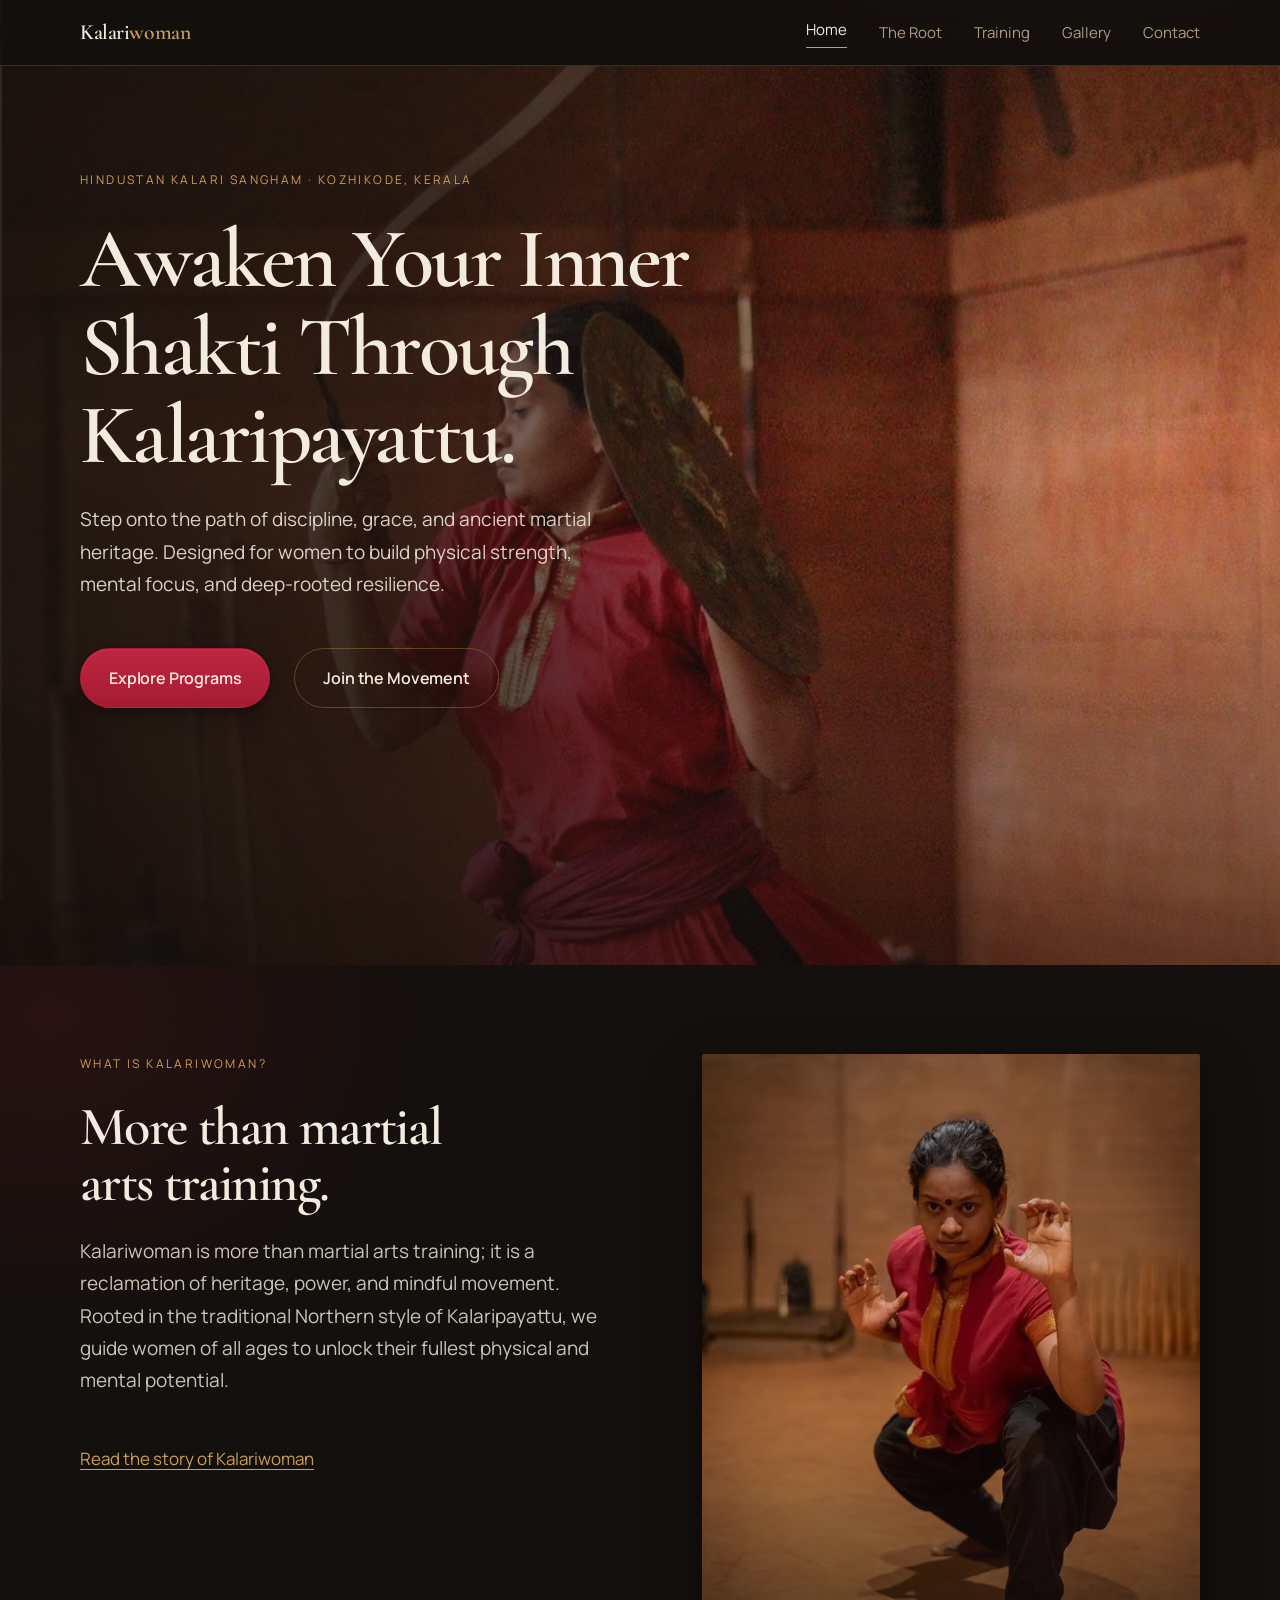
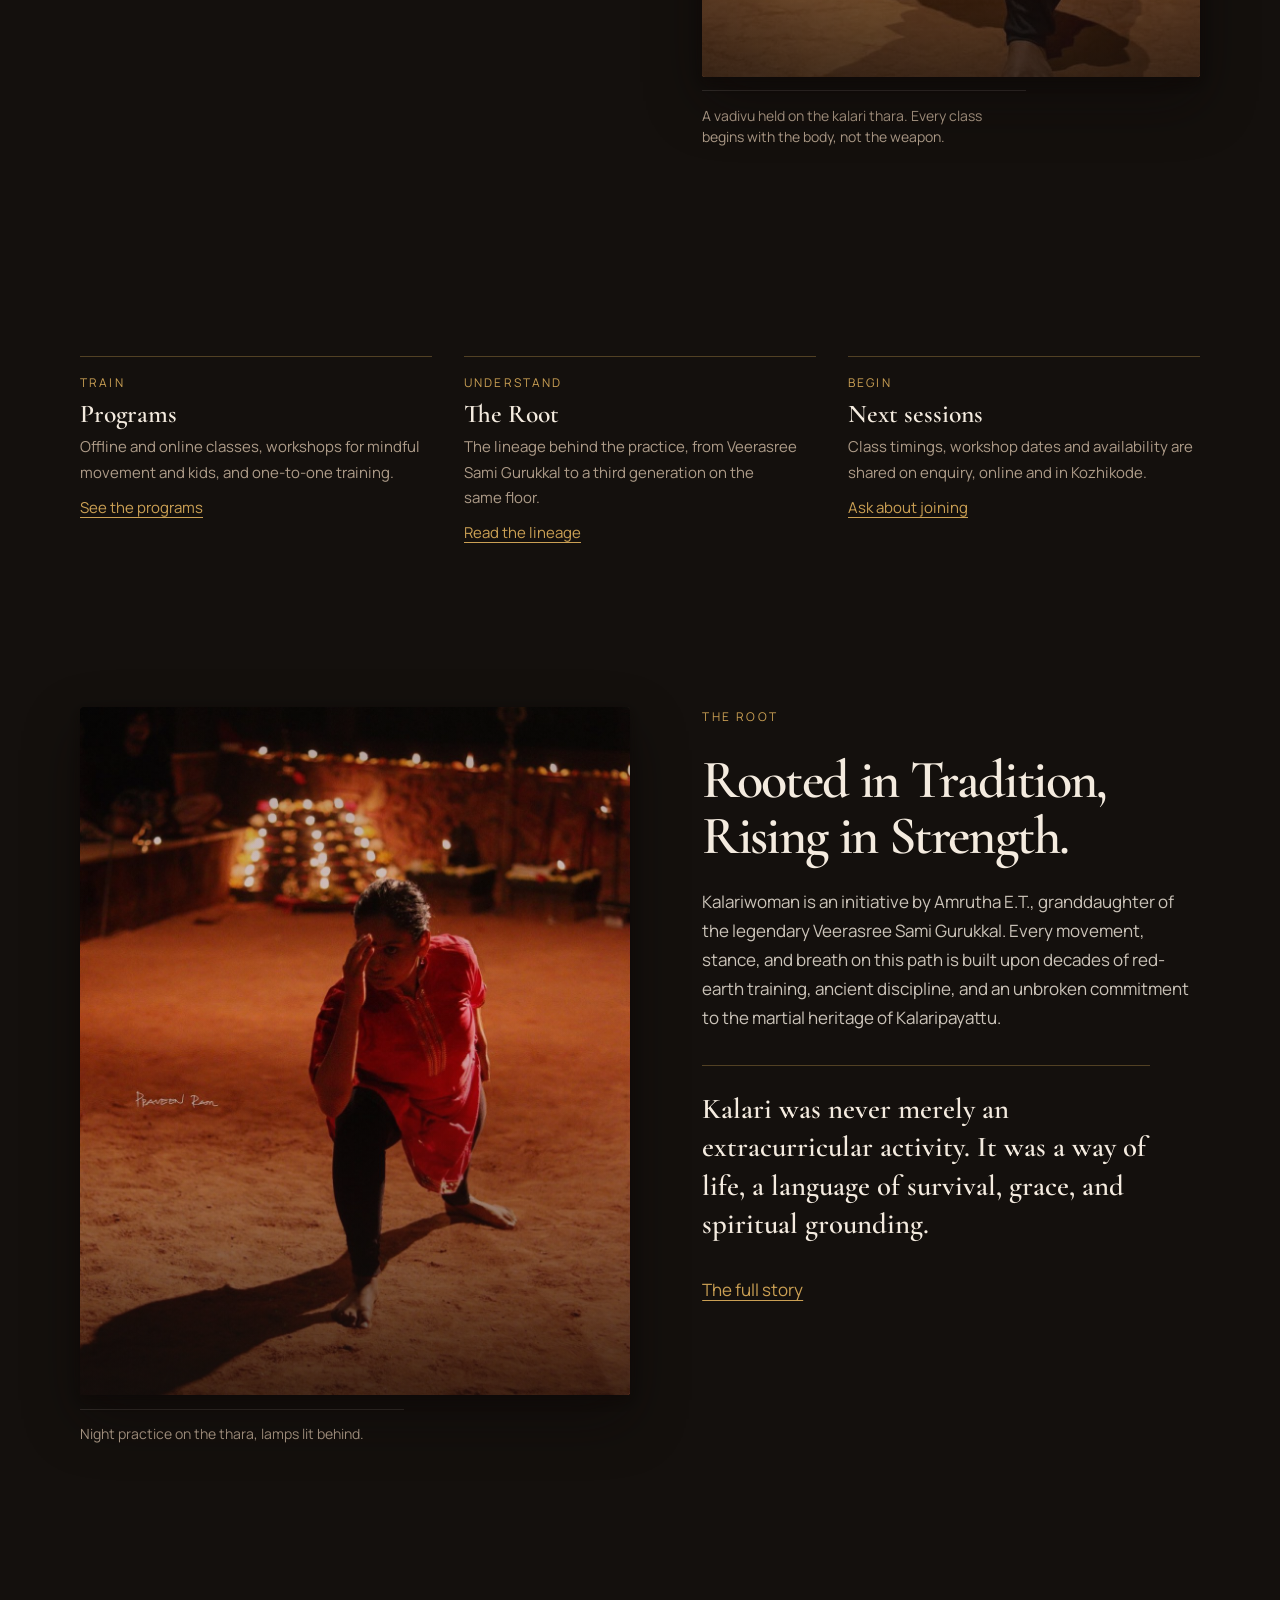
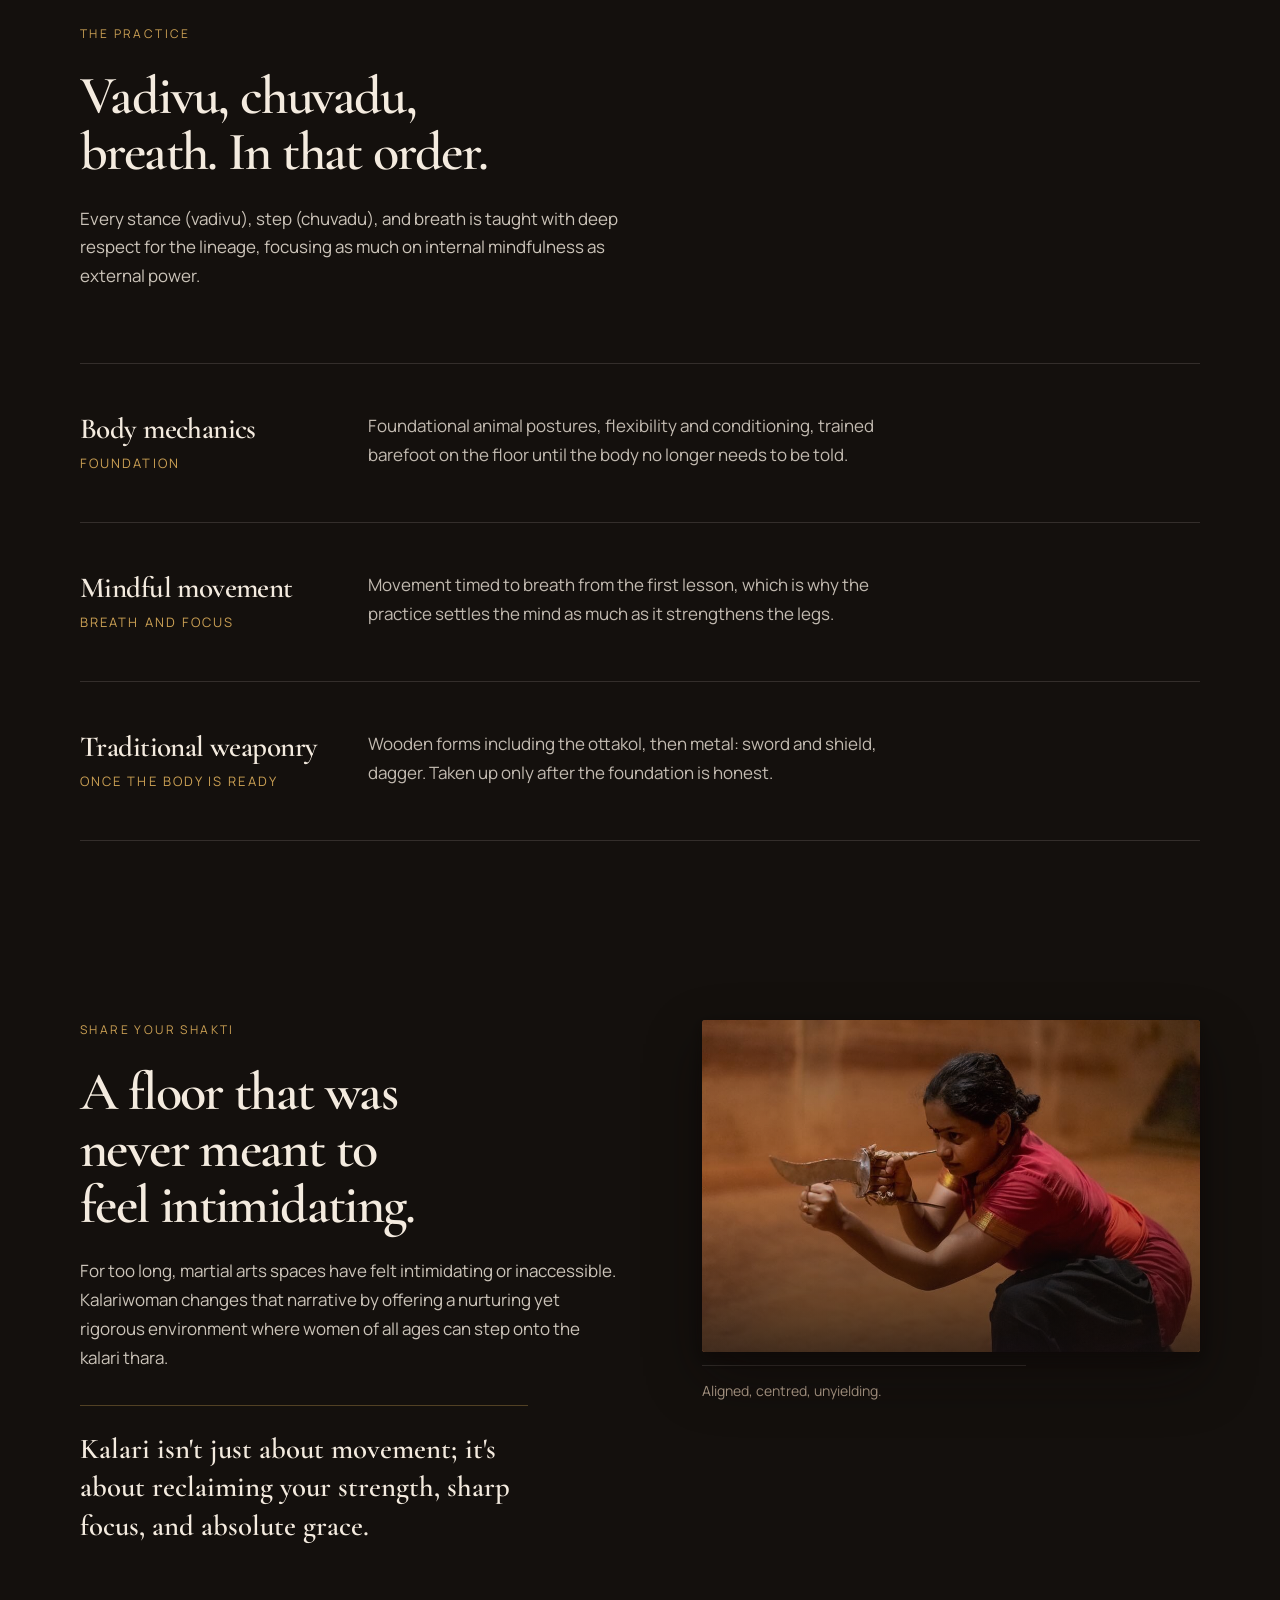
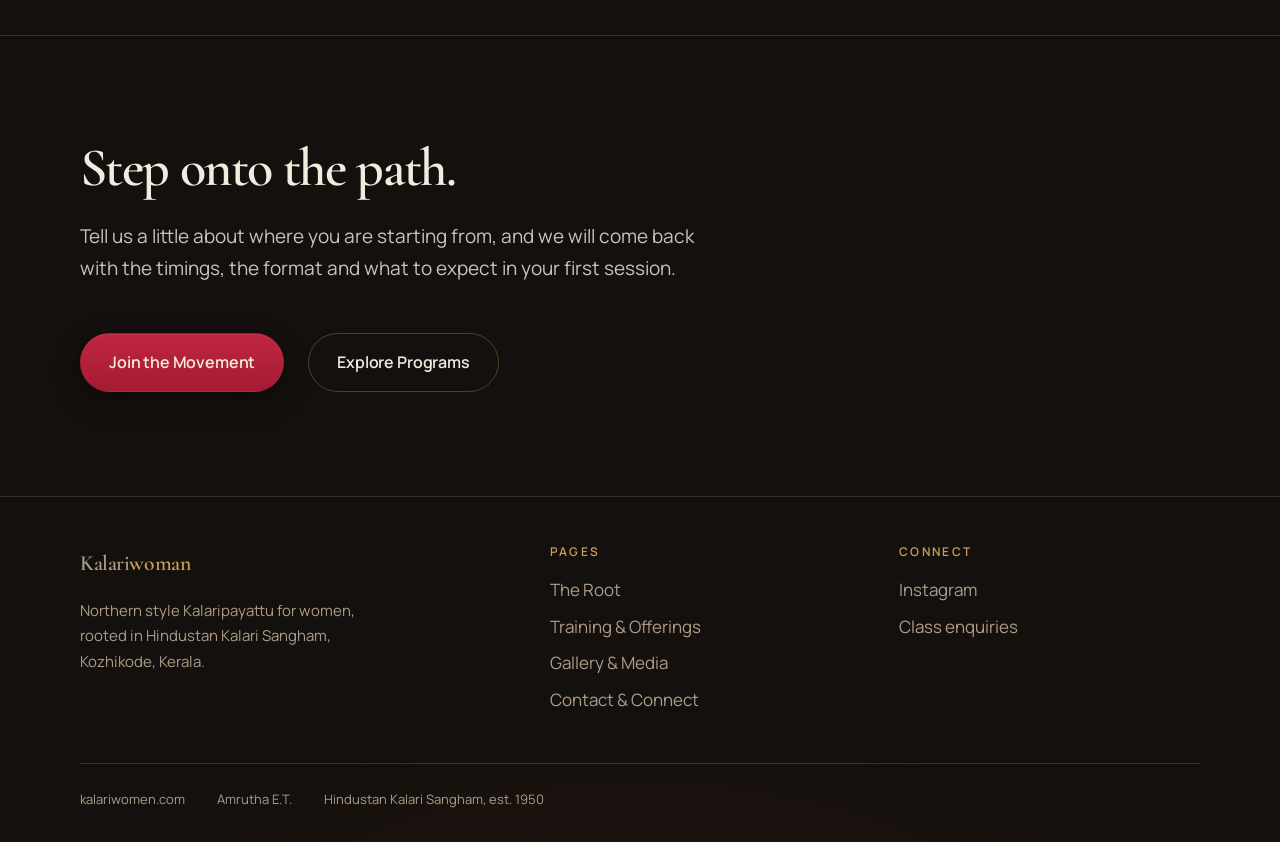
<file: index.html>
<!doctype html>
<html lang="en">
<head>
<meta charset="utf-8">
<meta name="viewport" content="width=device-width, initial-scale=1, viewport-fit=cover">
<title>Kalariwoman — Kalaripayattu training for women, with Amrutha E.T.</title>
<meta name="description" content="Kalariwoman guides women through the Northern style of Kalaripayattu. Rooted in Hindustan Kalari Sangham, Kozhikode, established 1950. Online and offline training with Amrutha E.T.">
<link rel="icon" href="data:image/svg+xml,<svg xmlns='http://www.w3.org/2000/svg' viewBox='0 0 32 32'><rect width='32' height='32' rx='8' fill='%2314100D'/><path d='M16 5.5c3.8 3.6 6.3 7 6.3 10.6a6.3 6.3 0 0 1-12.6 0C9.7 12.5 12.2 9.1 16 5.5z' fill='%23A41B33'/><path d='M16 12c1.7 1.7 2.8 3.2 2.8 4.8a2.8 2.8 0 0 1-5.6 0c0-1.6 1.1-3.1 2.8-4.8z' fill='%23CBA054'/></svg>">
<link rel="preconnect" href="https://fonts.googleapis.com">
<link rel="preconnect" href="https://fonts.gstatic.com" crossorigin>
<link href="https://fonts.googleapis.com/css2?family=Cormorant+Garamond:wght@500;600;700&family=Manrope:wght@400;500;600&display=swap" rel="stylesheet">
<link rel="stylesheet" href="assets/site.css">
<script>document.documentElement.className += " js";</script>
</head>
<body>

<div class="grain" aria-hidden="true"></div>
<div class="thread" aria-hidden="true"><div class="thread__fill"></div></div>
<a class="skip" href="#main">Skip to content</a>

<header class="bar">
  <div class="wrap bar__in">
    <a class="mark" href="index.html">Kalari<b>woman</b></a>
    <nav class="menu" aria-label="Main">
      <a href="index.html" aria-current="page">Home</a>
      <a href="about.html">The Root</a>
      <a href="programs.html">Training</a>
      <a href="gallery.html" class="menu__hide">Gallery</a>
      <a href="contact.html">Contact</a>
    </nav>
  </div>
</header>

<main id="main">

  <!-- ——— hero ——— -->
  <section class="hero">
    <div class="hero__bg shot" aria-hidden="true" style="--pos:44% 20%">
      <img src="images/post-2-hq.jpg" width="1052" height="1315" alt="" fetchpriority="high">
    </div>
    <div class="wrap hero__in">
      <p class="label" data-reveal>Hindustan Kalari Sangham · Kozhikode, Kerala</p>
      <h1 class="h-xl" data-reveal style="--d:80ms">Awaken Your Inner Shakti Through Kalaripayattu.</h1>
      <p class="hero__sub" data-reveal style="--d:160ms">
        Step onto the path of discipline, grace, and ancient martial heritage. Designed for
        women to build physical strength, mental focus, and deep-rooted resilience.
      </p>
      <div class="btnrow hero__cta" data-reveal style="--d:240ms">
        <a class="btn" href="programs.html">Explore Programs</a>
        <a class="btn btn--ghost" href="contact.html">Join the Movement</a>
      </div>
      <p class="hero__meta" data-reveal style="--d:320ms">
        <span>Northern style Kalaripayattu</span>
        <span>Third-generation lineage</span>
        <span>Online and offline training</span>
      </p>
    </div>
  </section>

  <!-- ——— what is kalariwoman ——— -->
  <section class="section">
    <div class="wrap grid2">
      <div>
        <p class="label" data-reveal>What is Kalariwoman?</p>
        <h2 class="h-lg" data-reveal style="--d:80ms">More than martial arts training.</h2>
        <p class="lede lede--lg" data-reveal style="--d:160ms; margin-top:var(--s3)">
          Kalariwoman is more than martial arts training; it is a reclamation of heritage,
          power, and mindful movement. Rooted in the traditional Northern style of
          Kalaripayattu, we guide women of all ages to unlock their fullest physical and
          mental potential.
        </p>
        <div class="btnrow" data-reveal style="--d:240ms; margin-top:var(--s5)">
          <a class="link" href="about.html">Read the story of Kalariwoman</a>
        </div>
      </div>

      <figure data-reveal style="--d:120ms">
        <div class="shot elevated" style="aspect-ratio:799/999">
          <img src="images/post-4-hq.jpg" width="799" height="999" loading="lazy"
               alt="Amrutha E.T. low in a ready stance on the kalari floor, hands raised, eyes forward.">
        </div>
        <figcaption>A vadivu held on the kalari thara. Every class begins with the body, not the weapon.</figcaption>
      </figure>
    </div>
  </section>

  <!-- ——— three ways in ——— -->
  <section class="section section--tight">
    <div class="wrap">
      <div class="facts">
        <div class="fact" data-reveal>
          <dt>Train</dt>
          <dd>Programs</dd>
          <p>Offline and online classes, workshops for mindful movement and kids, and one-to-one training.</p>
          <p style="margin-top:.6rem"><a class="link" href="programs.html">See the programs</a></p>
        </div>
        <div class="fact" data-reveal style="--d:90ms">
          <dt>Understand</dt>
          <dd>The Root</dd>
          <p>The lineage behind the practice, from Veerasree Sami Gurukkal to a third generation on the same floor.</p>
          <p style="margin-top:.6rem"><a class="link" href="about.html">Read the lineage</a></p>
        </div>
        <div class="fact" data-reveal style="--d:180ms">
          <dt>Begin</dt>
          <dd>Next sessions</dd>
          <p>Class timings, workshop dates and availability are shared on enquiry, online and in Kozhikode.</p>
          <p style="margin-top:.6rem"><a class="link" href="contact.html">Ask about joining</a></p>
        </div>
      </div>
    </div>
  </section>

  <!-- ——— lineage teaser ——— -->
  <section class="section">
    <div class="wrap grid2 grid2--flip">
      <div>
        <p class="label" data-reveal>The Root</p>
        <h2 class="h-lg" data-reveal style="--d:80ms">Rooted in Tradition, Rising in Strength.</h2>
        <p class="lede" data-reveal style="--d:160ms; margin-top:var(--s3)">
          Kalariwoman is an initiative by Amrutha E.T., granddaughter of the legendary
          Veerasree Sami Gurukkal. Every movement, stance, and breath on this path is built
          upon decades of red-earth training, ancient discipline, and an unbroken commitment
          to the martial heritage of Kalaripayattu.
        </p>
        <blockquote class="pull" data-reveal style="--d:220ms">
          Kalari was never merely an extracurricular activity. It was a way of life, a
          language of survival, grace, and spiritual grounding.
        </blockquote>
        <p data-reveal style="--d:280ms; margin-top:var(--s4)">
          <a class="link" href="about.html">The full story</a>
        </p>
      </div>

      <figure data-reveal style="--d:120ms">
        <div class="shot elevated" style="aspect-ratio:1122/1403">
          <img src="images/post-6-hq.jpg" width="1122" height="1403" loading="lazy"
               alt="Amrutha E.T. in a night ritual on the red-earth kalari floor, hand raised to her forehead, oil lamps lit behind her.">
        </div>
        <figcaption>Night practice on the thara, lamps lit behind.</figcaption>
      </figure>
    </div>
  </section>

  <!-- ——— what the practice builds ——— -->
  <section class="section">
    <div class="wrap">
      <p class="label" data-reveal>The practice</p>
      <h2 class="h-lg" data-reveal style="--d:80ms; max-width:20ch">Vadivu, chuvadu, breath. In that order.</h2>
      <p class="lede" data-reveal style="--d:160ms; margin-top:var(--s3)">
        Every stance (vadivu), step (chuvadu), and breath is taught with deep respect for the
        lineage, focusing as much on internal mindfulness as external power.
      </p>

      <div class="progs">
        <div class="prog" data-reveal>
          <div>
            <h3 class="prog__name serif">Body mechanics</h3>
            <p class="prog__mode">Foundation</p>
          </div>
          <div class="prog__body">
            <p>Foundational animal postures, flexibility and conditioning, trained barefoot on the floor until the body no longer needs to be told.</p>
          </div>
        </div>
        <div class="prog" data-reveal style="--d:90ms">
          <div>
            <h3 class="prog__name serif">Mindful movement</h3>
            <p class="prog__mode">Breath and focus</p>
          </div>
          <div class="prog__body">
            <p>Movement timed to breath from the first lesson, which is why the practice settles the mind as much as it strengthens the legs.</p>
          </div>
        </div>
        <div class="prog" data-reveal style="--d:180ms">
          <div>
            <h3 class="prog__name serif">Traditional weaponry</h3>
            <p class="prog__mode">Once the body is ready</p>
          </div>
          <div class="prog__body">
            <p>Wooden forms including the ottakol, then metal: sword and shield, dagger. Taken up only after the foundation is honest.</p>
          </div>
        </div>
      </div>
    </div>
  </section>

  <!-- ——— for women ——— -->
  <section class="section">
    <div class="wrap grid2">
      <div>
        <p class="label" data-reveal>Share Your Shakti</p>
        <h2 class="h-lg" data-reveal style="--d:80ms; max-width:18ch">A floor that was never meant to feel intimidating.</h2>
        <p class="lede" data-reveal style="--d:160ms; margin-top:var(--s3)">
          For too long, martial arts spaces have felt intimidating or inaccessible.
          Kalariwoman changes that narrative by offering a nurturing yet rigorous environment
          where women of all ages can step onto the kalari thara.
        </p>
        <blockquote class="pull" data-reveal style="--d:220ms">
          Kalari isn't just about movement; it's about reclaiming your strength, sharp focus,
          and absolute grace.
        </blockquote>
      </div>
      <figure data-reveal style="--d:120ms">
        <div class="shot elevated" style="aspect-ratio:959/639">
          <img src="images/post-3-hq.jpg" width="959" height="639" loading="lazy"
               alt="Amrutha E.T. holding a dagger at close guard, completely still.">
        </div>
        <figcaption>Aligned, centred, unyielding.</figcaption>
      </figure>
    </div>
  </section>

  <!-- ——— cta band ——— -->
  <section class="band">
    <div class="wrap band__in">
      <h2 class="h-lg" data-reveal>Step onto the path.</h2>
      <p class="lede lede--lg" data-reveal style="--d:80ms; margin-top:var(--s3)">
        Tell us a little about where you are starting from, and we will come back with the
        timings, the format and what to expect in your first session.
      </p>
      <div class="btnrow" data-reveal style="--d:160ms; margin-top:var(--s5)">
        <a class="btn" href="contact.html">Join the Movement</a>
        <a class="btn btn--ghost" href="programs.html">Explore Programs</a>
      </div>
    </div>
  </section>

</main>

<footer class="foot">
  <div class="wrap">
    <div class="foot__grid">
      <div>
        <a class="mark" href="index.html">Kalari<b>woman</b></a>
        <p class="muted" style="margin-top:var(--s2); max-width:34ch; font-size:.9375rem">
          Northern style Kalaripayattu for women, rooted in Hindustan Kalari Sangham,
          Kozhikode, Kerala.
        </p>
      </div>
      <div>
        <h4>Pages</h4>
        <ul>
          <li><a href="about.html">The Root</a></li>
          <li><a href="programs.html">Training &amp; Offerings</a></li>
          <li><a href="gallery.html">Gallery &amp; Media</a></li>
          <li><a href="contact.html">Contact &amp; Connect</a></li>
        </ul>
      </div>
      <div>
        <h4>Connect</h4>
        <ul>
          <li><a href="https://www.instagram.com/kalariwoman_amruthaet_revathi/" target="_blank" rel="noopener">Instagram</a></li>
          <li><a href="contact.html">Class enquiries</a></li>
        </ul>
      </div>
    </div>
    <div class="foot__base">
      <span>kalariwomen.com</span>
      <span>Amrutha E.T.</span>
      <span>Hindustan Kalari Sangham, est. 1950</span>
    </div>
  </div>
</footer>

<script src="assets/site.js"></script>
</body>
</html>
</file>
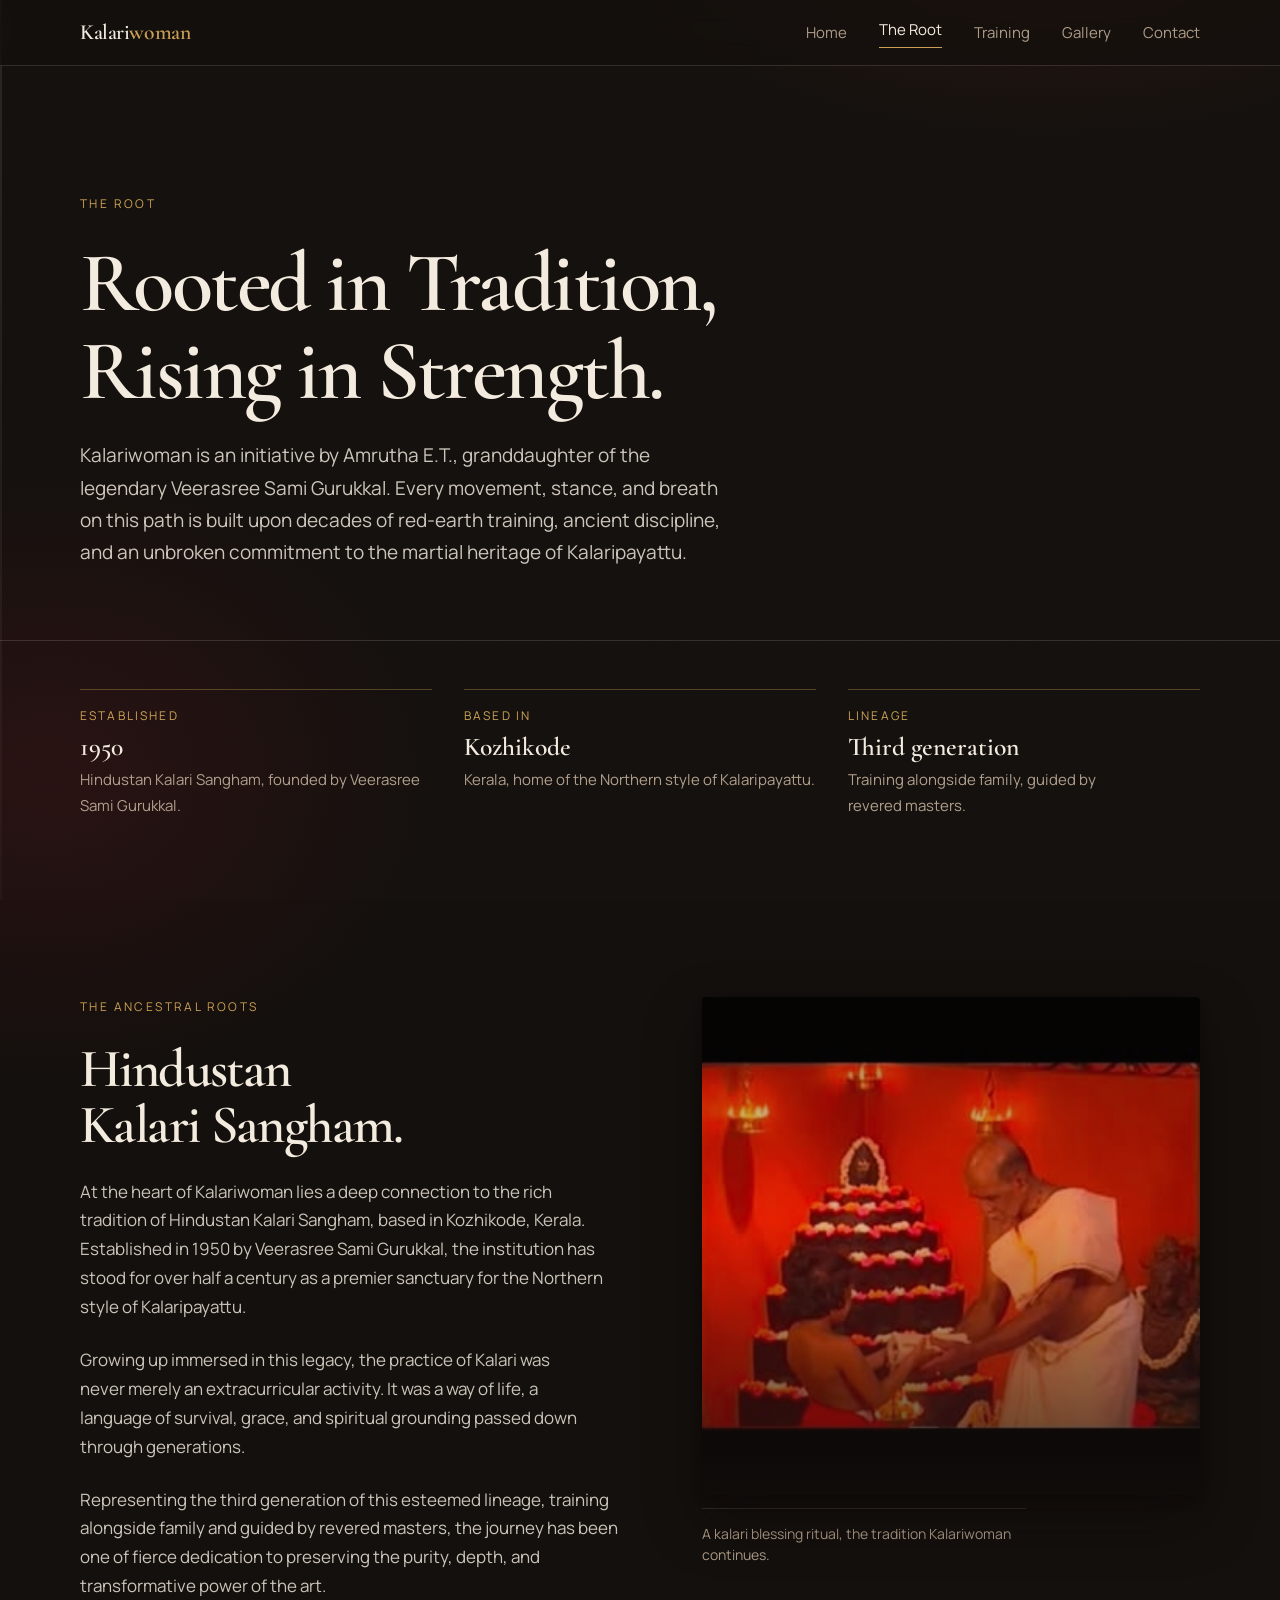
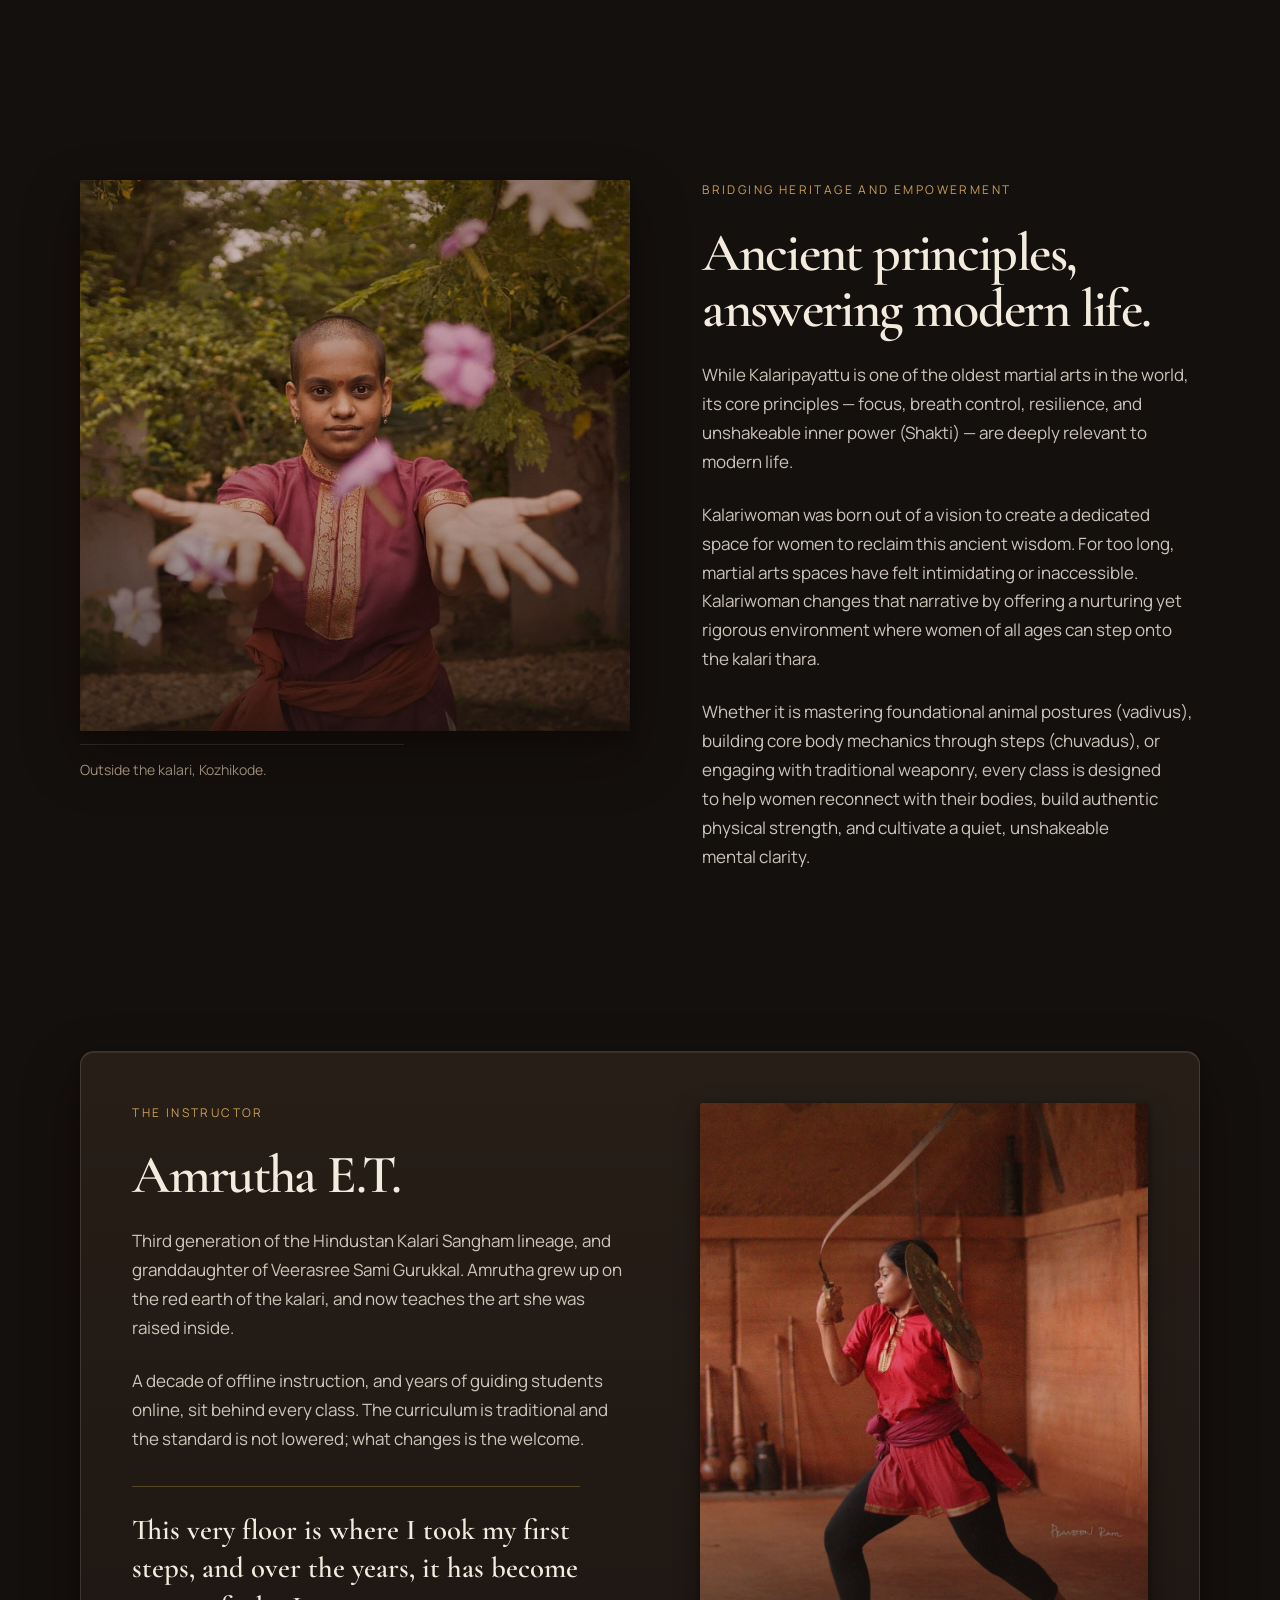
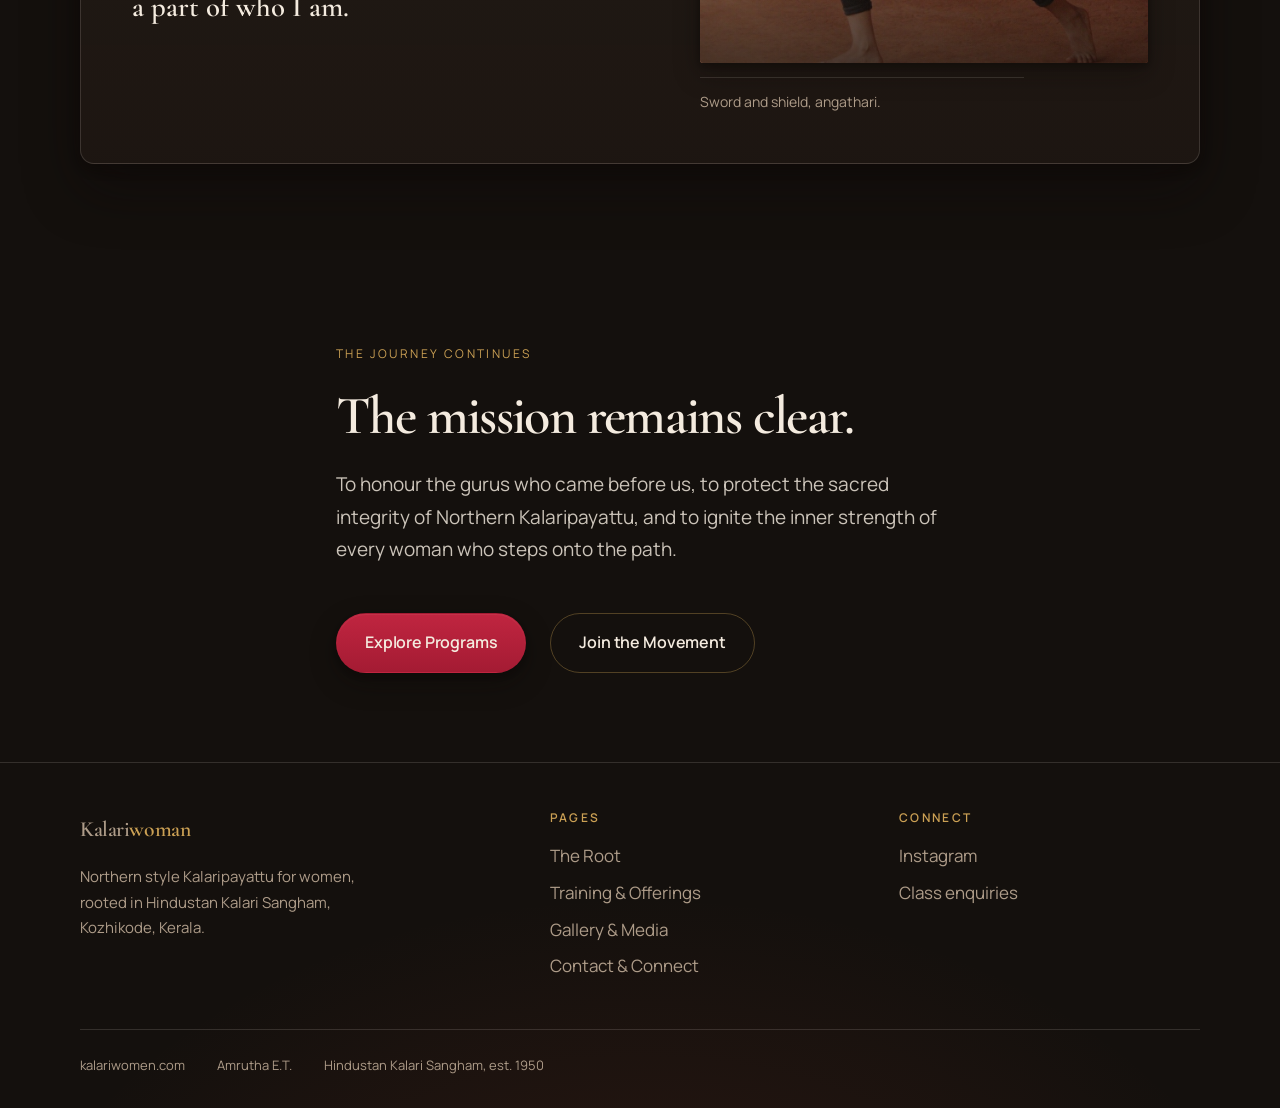
<file: about.html>
<!doctype html>
<html lang="en">
<head>
<meta charset="utf-8">
<meta name="viewport" content="width=device-width, initial-scale=1, viewport-fit=cover">
<title>The Root — Lineage and vision | Kalariwoman</title>
<meta name="description" content="The story of Kalariwoman: Amrutha E.T., granddaughter of Veerasree Sami Gurukkal, and a third generation of Northern style Kalaripayattu at Hindustan Kalari Sangham, Kozhikode, established 1950.">
<link rel="icon" href="data:image/svg+xml,<svg xmlns='http://www.w3.org/2000/svg' viewBox='0 0 32 32'><rect width='32' height='32' rx='8' fill='%2314100D'/><path d='M16 5.5c3.8 3.6 6.3 7 6.3 10.6a6.3 6.3 0 0 1-12.6 0C9.7 12.5 12.2 9.1 16 5.5z' fill='%23A41B33'/><path d='M16 12c1.7 1.7 2.8 3.2 2.8 4.8a2.8 2.8 0 0 1-5.6 0c0-1.6 1.1-3.1 2.8-4.8z' fill='%23CBA054'/></svg>">
<link rel="preconnect" href="https://fonts.googleapis.com">
<link rel="preconnect" href="https://fonts.gstatic.com" crossorigin>
<link href="https://fonts.googleapis.com/css2?family=Cormorant+Garamond:wght@500;600;700&family=Manrope:wght@400;500;600&display=swap" rel="stylesheet">
<link rel="stylesheet" href="assets/site.css">
<script>document.documentElement.className += " js";</script>
</head>
<body>

<div class="grain" aria-hidden="true"></div>
<div class="thread" aria-hidden="true"><div class="thread__fill"></div></div>
<a class="skip" href="#main">Skip to content</a>

<header class="bar">
  <div class="wrap bar__in">
    <a class="mark" href="index.html">Kalari<b>woman</b></a>
    <nav class="menu" aria-label="Main">
      <a href="index.html">Home</a>
      <a href="about.html" aria-current="page">The Root</a>
      <a href="programs.html">Training</a>
      <a href="gallery.html" class="menu__hide">Gallery</a>
      <a href="contact.html">Contact</a>
    </nav>
  </div>
</header>

<main id="main">

  <section class="phero">
    <div class="wrap">
      <p class="label" data-reveal>The Root</p>
      <h1 class="h-xl" data-reveal style="--d:80ms">Rooted in Tradition, Rising in Strength.</h1>
      <p class="lede lede--lg" data-reveal style="--d:160ms">
        Kalariwoman is an initiative by Amrutha E.T., granddaughter of the legendary
        Veerasree Sami Gurukkal. Every movement, stance, and breath on this path is built
        upon decades of red-earth training, ancient discipline, and an unbroken commitment to
        the martial heritage of Kalaripayattu.
      </p>
    </div>
  </section>

  <!-- ——— facts ——— -->
  <section class="section section--tight">
    <div class="wrap">
      <dl class="facts" style="margin-top:0">
        <div class="fact" data-reveal>
          <dt>Established</dt>
          <dd>1950</dd>
          <p>Hindustan Kalari Sangham, founded by Veerasree Sami Gurukkal.</p>
        </div>
        <div class="fact" data-reveal style="--d:90ms">
          <dt>Based in</dt>
          <dd>Kozhikode</dd>
          <p>Kerala, home of the Northern style of Kalaripayattu.</p>
        </div>
        <div class="fact" data-reveal style="--d:180ms">
          <dt>Lineage</dt>
          <dd>Third generation</dd>
          <p>Training alongside family, guided by revered masters.</p>
        </div>
      </dl>
    </div>
  </section>

  <!-- ——— ancestral roots ——— -->
  <section class="section">
    <div class="wrap grid2">
      <div>
        <p class="label" data-reveal>The ancestral roots</p>
        <h2 class="h-lg" data-reveal style="--d:80ms; max-width:18ch">Hindustan Kalari Sangham.</h2>
        <div class="stack lede" data-reveal style="--d:160ms; margin-top:var(--s3)">
          <p>
            At the heart of Kalariwoman lies a deep connection to the rich tradition of
            Hindustan Kalari Sangham, based in Kozhikode, Kerala. Established in 1950 by
            Veerasree Sami Gurukkal, the institution has stood for over half a century as a
            premier sanctuary for the Northern style of Kalaripayattu.
          </p>
          <p>
            Growing up immersed in this legacy, the practice of Kalari was never merely an
            extracurricular activity. It was a way of life, a language of survival, grace,
            and spiritual grounding passed down through generations.
          </p>
          <p>
            Representing the third generation of this esteemed lineage, training alongside
            family and guided by revered masters, the journey has been one of fierce
            dedication to preserving the purity, depth, and transformative power of the art.
          </p>
        </div>
      </div>

      <figure data-reveal style="--d:120ms" class="sticky">
        <div class="shot elevated" style="aspect-ratio:1/1">
          <img src="images/profile-hq.jpg" width="320" height="320" loading="lazy"
               alt="An elder guru tying a ceremonial thread on a young student during a kalari blessing ritual, oil lamps and offerings behind them.">
        </div>
        <figcaption>A kalari blessing ritual, the tradition Kalariwoman continues.</figcaption>
      </figure>
    </div>
  </section>

  <!-- ——— bridging heritage ——— -->
  <section class="section">
    <div class="wrap grid2 grid2--flip">
      <div>
        <p class="label" data-reveal>Bridging heritage and empowerment</p>
        <h2 class="h-lg" data-reveal style="--d:80ms; max-width:20ch">Ancient principles, answering modern life.</h2>
        <div class="stack lede" data-reveal style="--d:160ms; margin-top:var(--s3)">
          <p>
            While Kalaripayattu is one of the oldest martial arts in the world, its core
            principles — focus, breath control, resilience, and unshakeable inner power
            (Shakti) — are deeply relevant to modern life.
          </p>
          <p>
            Kalariwoman was born out of a vision to create a dedicated space for women to
            reclaim this ancient wisdom. For too long, martial arts spaces have felt
            intimidating or inaccessible. Kalariwoman changes that narrative by offering a
            nurturing yet rigorous environment where women of all ages can step onto the
            kalari thara.
          </p>
          <p>
            Whether it is mastering foundational animal postures (vadivus), building core
            body mechanics through steps (chuvadus), or engaging with traditional weaponry,
            every class is designed to help women reconnect with their bodies, build
            authentic physical strength, and cultivate a quiet, unshakeable mental clarity.
          </p>
        </div>
      </div>

      <figure data-reveal style="--d:120ms">
        <div class="shot elevated" style="aspect-ratio:1080/1080">
          <img src="images/post-5-hq.jpg" width="1080" height="1080" loading="lazy"
               alt="Amrutha E.T. standing among flowering trees outside the kalari, hands open.">
        </div>
        <figcaption>Outside the kalari, Kozhikode.</figcaption>
      </figure>
    </div>
  </section>

  <!-- ——— the instructor ——— -->
  <section class="section">
    <div class="wrap">
      <div class="panel">
        <div class="grid2">
          <div>
            <p class="label" data-reveal>The instructor</p>
            <h2 class="h-lg" data-reveal style="--d:80ms; max-width:16ch">Amrutha E.T.</h2>
            <div class="stack lede" data-reveal style="--d:160ms; margin-top:var(--s3)">
              <p>
                Third generation of the Hindustan Kalari Sangham lineage, and granddaughter
                of Veerasree Sami Gurukkal. Amrutha grew up on the red earth of the kalari,
                and now teaches the art she was raised inside.
              </p>
              <p>
                A decade of offline instruction, and years of guiding students online, sit
                behind every class. The curriculum is traditional and the standard is not
                lowered; what changes is the welcome.
              </p>
            </div>
            <blockquote class="pull" data-reveal style="--d:220ms">
              This very floor is where I took my first steps, and over the years, it has
              become a part of who I am.
            </blockquote>
          </div>

          <figure data-reveal style="--d:120ms">
            <div class="shot" style="aspect-ratio:1052/1315; box-shadow:var(--e2)">
              <img src="images/post-2-hq.jpg" width="1052" height="1315" loading="lazy"
                   alt="Amrutha E.T. in a sword and shield stance on the kalari floor.">
            </div>
            <figcaption>Sword and shield, angathari.</figcaption>
          </figure>
        </div>
      </div>
    </div>
  </section>

  <!-- ——— the journey continues ——— -->
  <section class="section">
    <div class="wrap center-col">
      <p class="label" data-reveal>The journey continues</p>
      <h2 class="h-lg" data-reveal style="--d:80ms">The mission remains clear.</h2>
      <p class="lede lede--lg" data-reveal style="--d:160ms; margin-top:var(--s3)">
        To honour the gurus who came before us, to protect the sacred integrity of Northern
        Kalaripayattu, and to ignite the inner strength of every woman who steps onto the
        path.
      </p>
      <div class="btnrow" data-reveal style="--d:240ms; margin-top:var(--s5)">
        <a class="btn" href="programs.html">Explore Programs</a>
        <a class="btn btn--ghost" href="contact.html">Join the Movement</a>
      </div>
    </div>
  </section>

</main>

<footer class="foot">
  <div class="wrap">
    <div class="foot__grid">
      <div>
        <a class="mark" href="index.html">Kalari<b>woman</b></a>
        <p class="muted" style="margin-top:var(--s2); max-width:34ch; font-size:.9375rem">
          Northern style Kalaripayattu for women, rooted in Hindustan Kalari Sangham,
          Kozhikode, Kerala.
        </p>
      </div>
      <div>
        <h4>Pages</h4>
        <ul>
          <li><a href="about.html">The Root</a></li>
          <li><a href="programs.html">Training &amp; Offerings</a></li>
          <li><a href="gallery.html">Gallery &amp; Media</a></li>
          <li><a href="contact.html">Contact &amp; Connect</a></li>
        </ul>
      </div>
      <div>
        <h4>Connect</h4>
        <ul>
          <li><a href="https://www.instagram.com/kalariwoman_amruthaet_revathi/" target="_blank" rel="noopener">Instagram</a></li>
          <li><a href="contact.html">Class enquiries</a></li>
        </ul>
      </div>
    </div>
    <div class="foot__base">
      <span>kalariwomen.com</span>
      <span>Amrutha E.T.</span>
      <span>Hindustan Kalari Sangham, est. 1950</span>
    </div>
  </div>
</footer>

<script src="assets/site.js"></script>
</body>
</html>
</file>
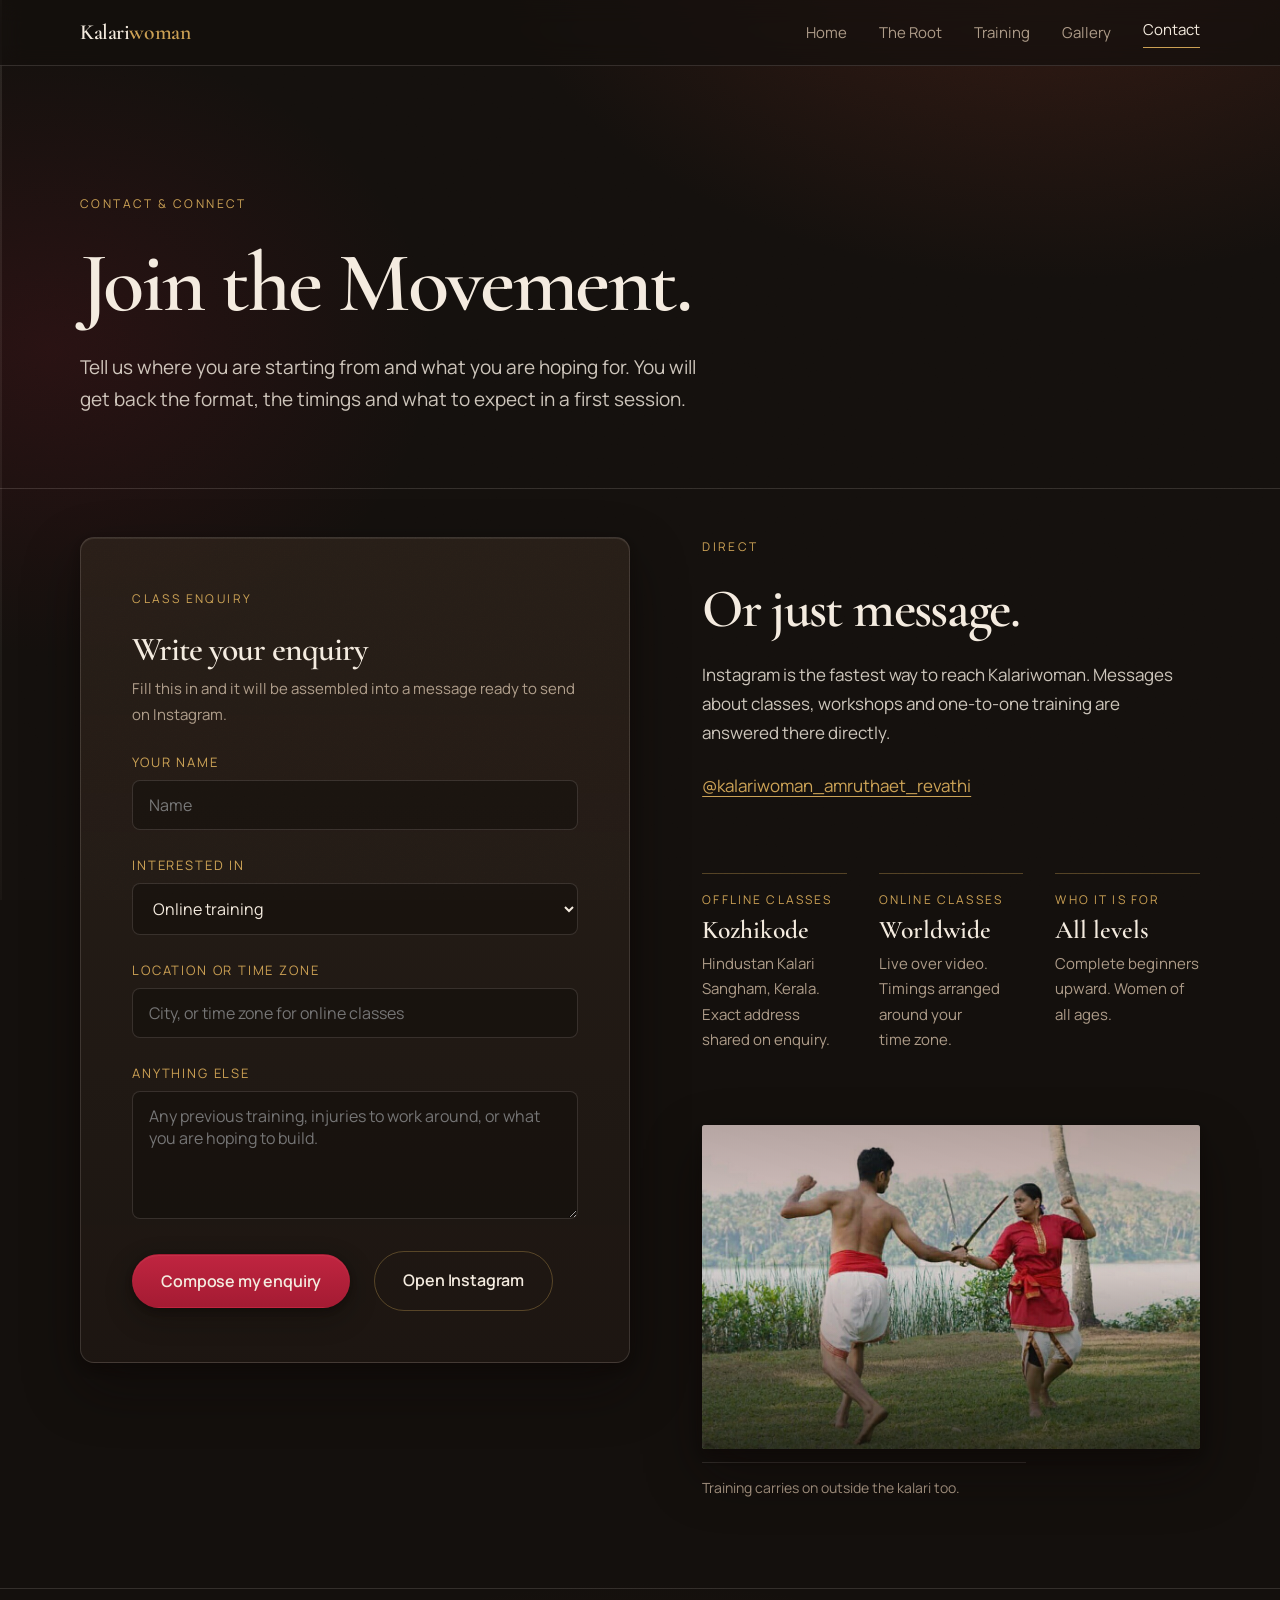
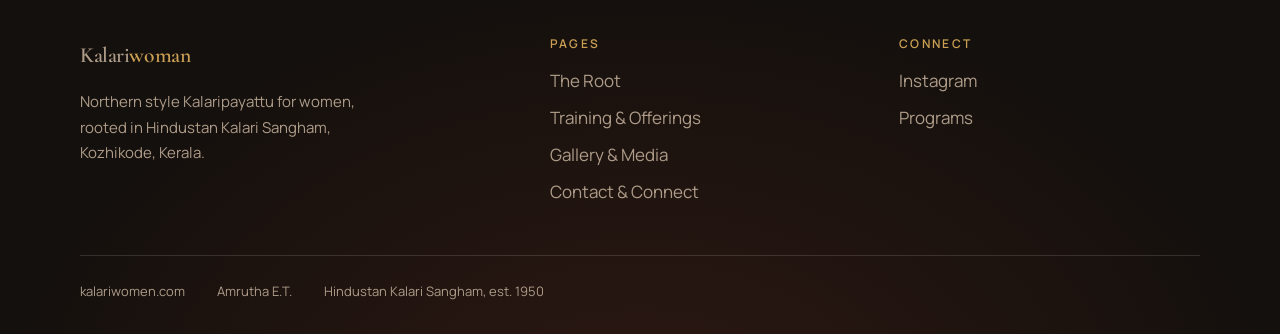
<file: contact.html>
<!doctype html>
<html lang="en">
<head>
<meta charset="utf-8">
<meta name="viewport" content="width=device-width, initial-scale=1, viewport-fit=cover">
<title>Contact &amp; Connect — Class enquiries | Kalariwoman</title>
<meta name="description" content="Enquire about Kalaripayattu classes and workshops with Kalariwoman. Online worldwide and offline in Kozhikode, Kerala.">
<link rel="icon" href="data:image/svg+xml,<svg xmlns='http://www.w3.org/2000/svg' viewBox='0 0 32 32'><rect width='32' height='32' rx='8' fill='%2314100D'/><path d='M16 5.5c3.8 3.6 6.3 7 6.3 10.6a6.3 6.3 0 0 1-12.6 0C9.7 12.5 12.2 9.1 16 5.5z' fill='%23A41B33'/><path d='M16 12c1.7 1.7 2.8 3.2 2.8 4.8a2.8 2.8 0 0 1-5.6 0c0-1.6 1.1-3.1 2.8-4.8z' fill='%23CBA054'/></svg>">
<link rel="preconnect" href="https://fonts.googleapis.com">
<link rel="preconnect" href="https://fonts.gstatic.com" crossorigin>
<link href="https://fonts.googleapis.com/css2?family=Cormorant+Garamond:wght@500;600;700&family=Manrope:wght@400;500;600&display=swap" rel="stylesheet">
<link rel="stylesheet" href="assets/site.css">
<script>document.documentElement.className += " js";</script>
</head>
<body>

<div class="grain" aria-hidden="true"></div>
<div class="thread" aria-hidden="true"><div class="thread__fill"></div></div>
<a class="skip" href="#main">Skip to content</a>

<header class="bar">
  <div class="wrap bar__in">
    <a class="mark" href="index.html">Kalari<b>woman</b></a>
    <nav class="menu" aria-label="Main">
      <a href="index.html">Home</a>
      <a href="about.html">The Root</a>
      <a href="programs.html">Training</a>
      <a href="gallery.html" class="menu__hide">Gallery</a>
      <a href="contact.html" aria-current="page">Contact</a>
    </nav>
  </div>
</header>

<main id="main">

  <section class="phero">
    <div class="wrap">
      <p class="label" data-reveal>Contact &amp; Connect</p>
      <h1 class="h-xl" data-reveal style="--d:80ms">Join the Movement.</h1>
      <p class="lede lede--lg" data-reveal style="--d:160ms">
        Tell us where you are starting from and what you are hoping for. You will get back
        the format, the timings and what to expect in a first session.
      </p>
    </div>
  </section>

  <section class="section">
    <div class="wrap grid2">

      <!-- ——— enquiry ——— -->
      <div data-reveal>
        <div class="panel">
          <p class="label">Class enquiry</p>
          <h2 class="h-md serif">Write your enquiry</h2>
          <p class="muted" style="font-size:.9375rem; margin-top:.5rem">
            Fill this in and it will be assembled into a message ready to send on Instagram.
          </p>

          <form data-enquiry novalidate>
            <div class="field">
              <label for="name">Your name</label>
              <input id="name" name="name" type="text" autocomplete="name" placeholder="Name">
            </div>

            <div class="field">
              <label for="interest">Interested in</label>
              <select id="interest" name="interest">
                <option>Online training</option>
                <option>Offline training in Kozhikode</option>
                <option>Mindful movement workshop</option>
                <option>Kids workshop</option>
                <option>Personal one-to-one training</option>
              </select>
            </div>

            <div class="field">
              <label for="where">Location or time zone</label>
              <input id="where" name="where" type="text" placeholder="City, or time zone for online classes">
            </div>

            <div class="field">
              <label for="message">Anything else</label>
              <textarea id="message" name="message" placeholder="Any previous training, injuries to work around, or what you are hoping to build."></textarea>
            </div>

            <div class="btnrow" style="margin-top:var(--s4)">
              <button class="btn" type="submit">Compose my enquiry</button>
              <a class="btn btn--ghost" href="https://www.instagram.com/kalariwoman_amruthaet_revathi/" target="_blank" rel="noopener">Open Instagram</a>
            </div>

            <div data-enquiry-out hidden style="margin-top:var(--s4)">
              <div class="field">
                <label for="composed">Your message, ready to send</label>
                <textarea id="composed" data-enquiry-text readonly rows="8"></textarea>
              </div>
              <p class="formnote">
                Copy this and send it as a direct message on Instagram. Nothing is submitted
                from this page, so the text stays on your device until you send it.
              </p>
            </div>
          </form>
        </div>
      </div>

      <!-- ——— direct ——— -->
      <div>
        <p class="label" data-reveal>Direct</p>
        <h2 class="h-lg" data-reveal style="--d:80ms; max-width:16ch">Or just message.</h2>
        <p class="lede" data-reveal style="--d:160ms; margin-top:var(--s3)">
          Instagram is the fastest way to reach Kalariwoman. Messages about classes,
          workshops and one-to-one training are answered there directly.
        </p>
        <p data-reveal style="--d:200ms; margin-top:var(--s3)">
          <a class="link" href="https://www.instagram.com/kalariwoman_amruthaet_revathi/" target="_blank" rel="noopener">@kalariwoman_amruthaet_revathi</a>
        </p>

        <dl class="facts" data-reveal style="--d:260ms; margin-top:var(--s6)">
          <div class="fact">
            <dt>Offline classes</dt>
            <dd>Kozhikode</dd>
            <p>Hindustan Kalari Sangham, Kerala. Exact address shared on enquiry.</p>
          </div>
          <div class="fact">
            <dt>Online classes</dt>
            <dd>Worldwide</dd>
            <p>Live over video. Timings arranged around your time zone.</p>
          </div>
          <div class="fact">
            <dt>Who it is for</dt>
            <dd>All levels</dd>
            <p>Complete beginners upward. Women of all ages.</p>
          </div>
        </dl>

        <figure data-reveal style="--d:320ms; margin-top:var(--s6)">
          <div class="shot elevated" style="aspect-ratio:1079/703">
            <img src="images/post-7-hq.jpg" width="1079" height="703" loading="lazy"
                 alt="Two practitioners facing each other in an outdoor sword demonstration beside the Kerala backwaters.">
          </div>
          <figcaption>Training carries on outside the kalari too.</figcaption>
        </figure>
      </div>

    </div>
  </section>

</main>

<footer class="foot">
  <div class="wrap">
    <div class="foot__grid">
      <div>
        <a class="mark" href="index.html">Kalari<b>woman</b></a>
        <p class="muted" style="margin-top:var(--s2); max-width:34ch; font-size:.9375rem">
          Northern style Kalaripayattu for women, rooted in Hindustan Kalari Sangham,
          Kozhikode, Kerala.
        </p>
      </div>
      <div>
        <h4>Pages</h4>
        <ul>
          <li><a href="about.html">The Root</a></li>
          <li><a href="programs.html">Training &amp; Offerings</a></li>
          <li><a href="gallery.html">Gallery &amp; Media</a></li>
          <li><a href="contact.html">Contact &amp; Connect</a></li>
        </ul>
      </div>
      <div>
        <h4>Connect</h4>
        <ul>
          <li><a href="https://www.instagram.com/kalariwoman_amruthaet_revathi/" target="_blank" rel="noopener">Instagram</a></li>
          <li><a href="programs.html">Programs</a></li>
        </ul>
      </div>
    </div>
    <div class="foot__base">
      <span>kalariwomen.com</span>
      <span>Amrutha E.T.</span>
      <span>Hindustan Kalari Sangham, est. 1950</span>
    </div>
  </div>
</footer>

<script src="assets/site.js"></script>
</body>
</html>
</file>
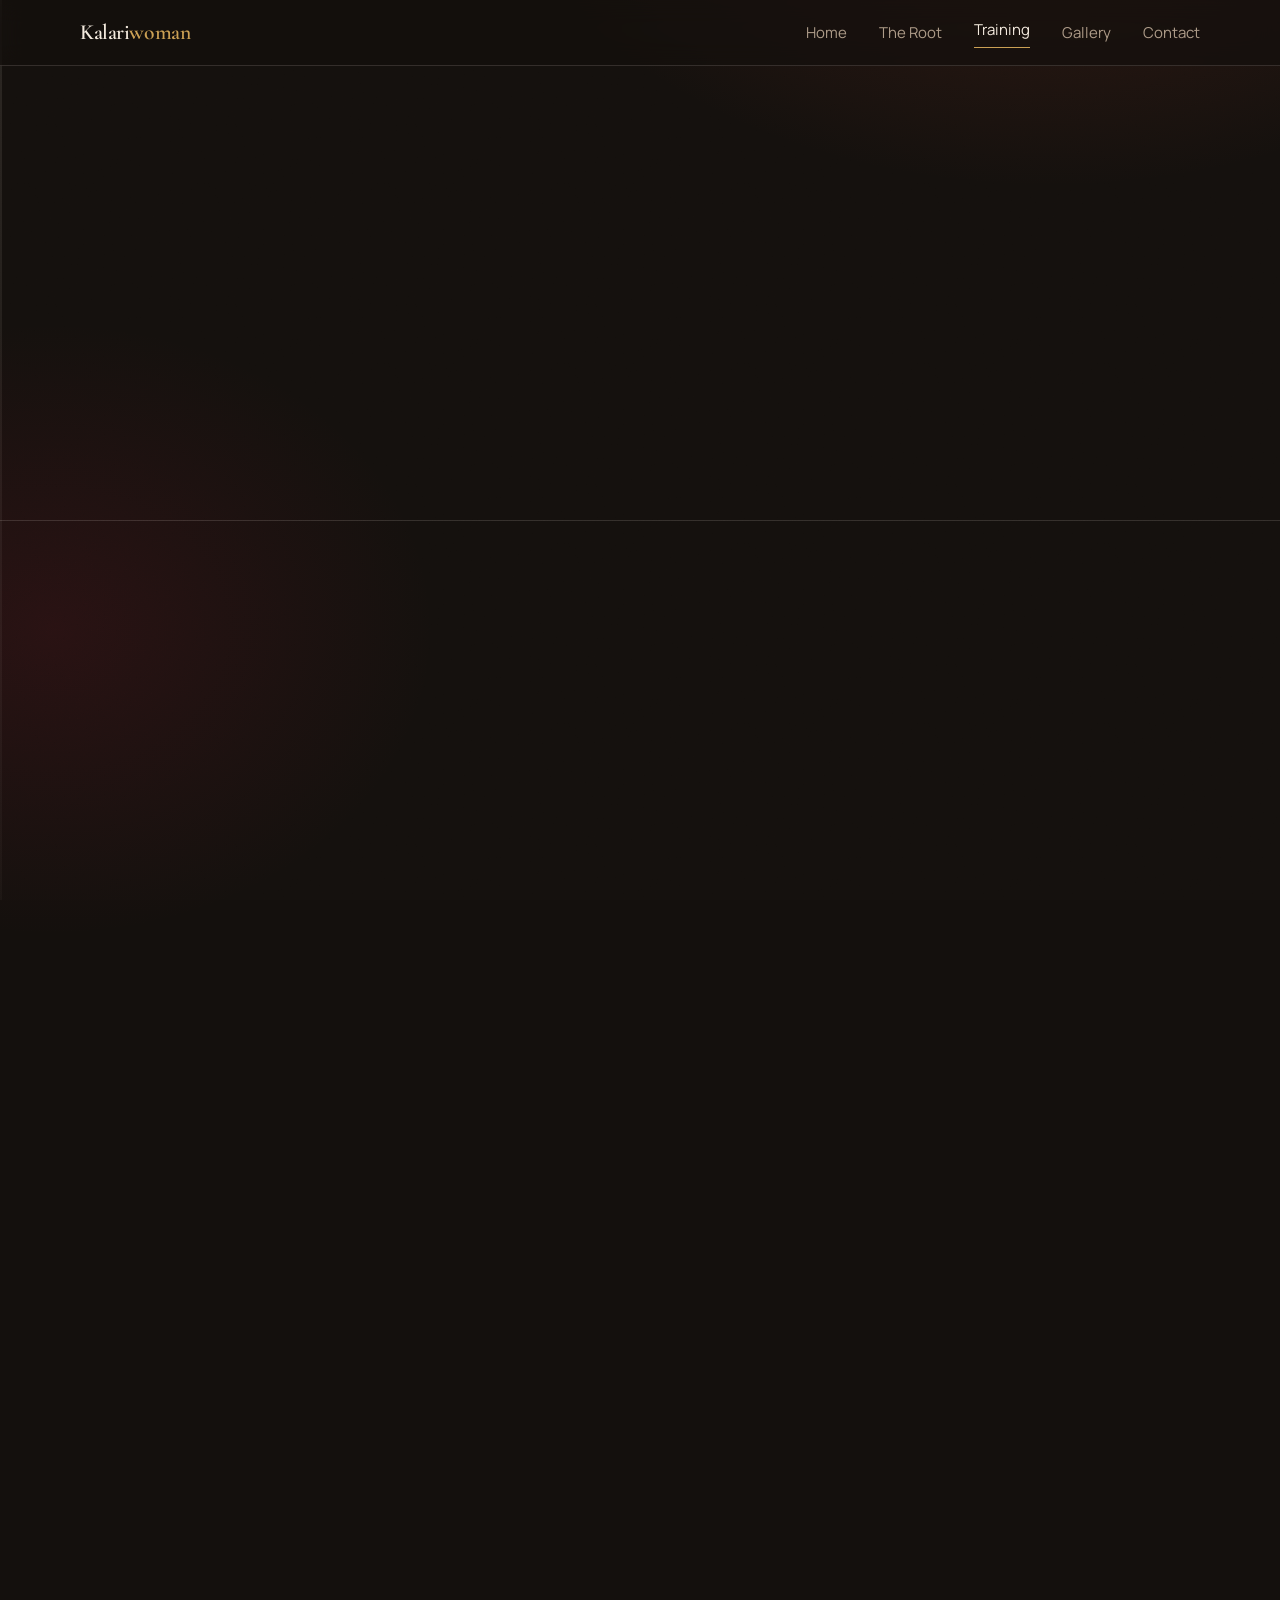
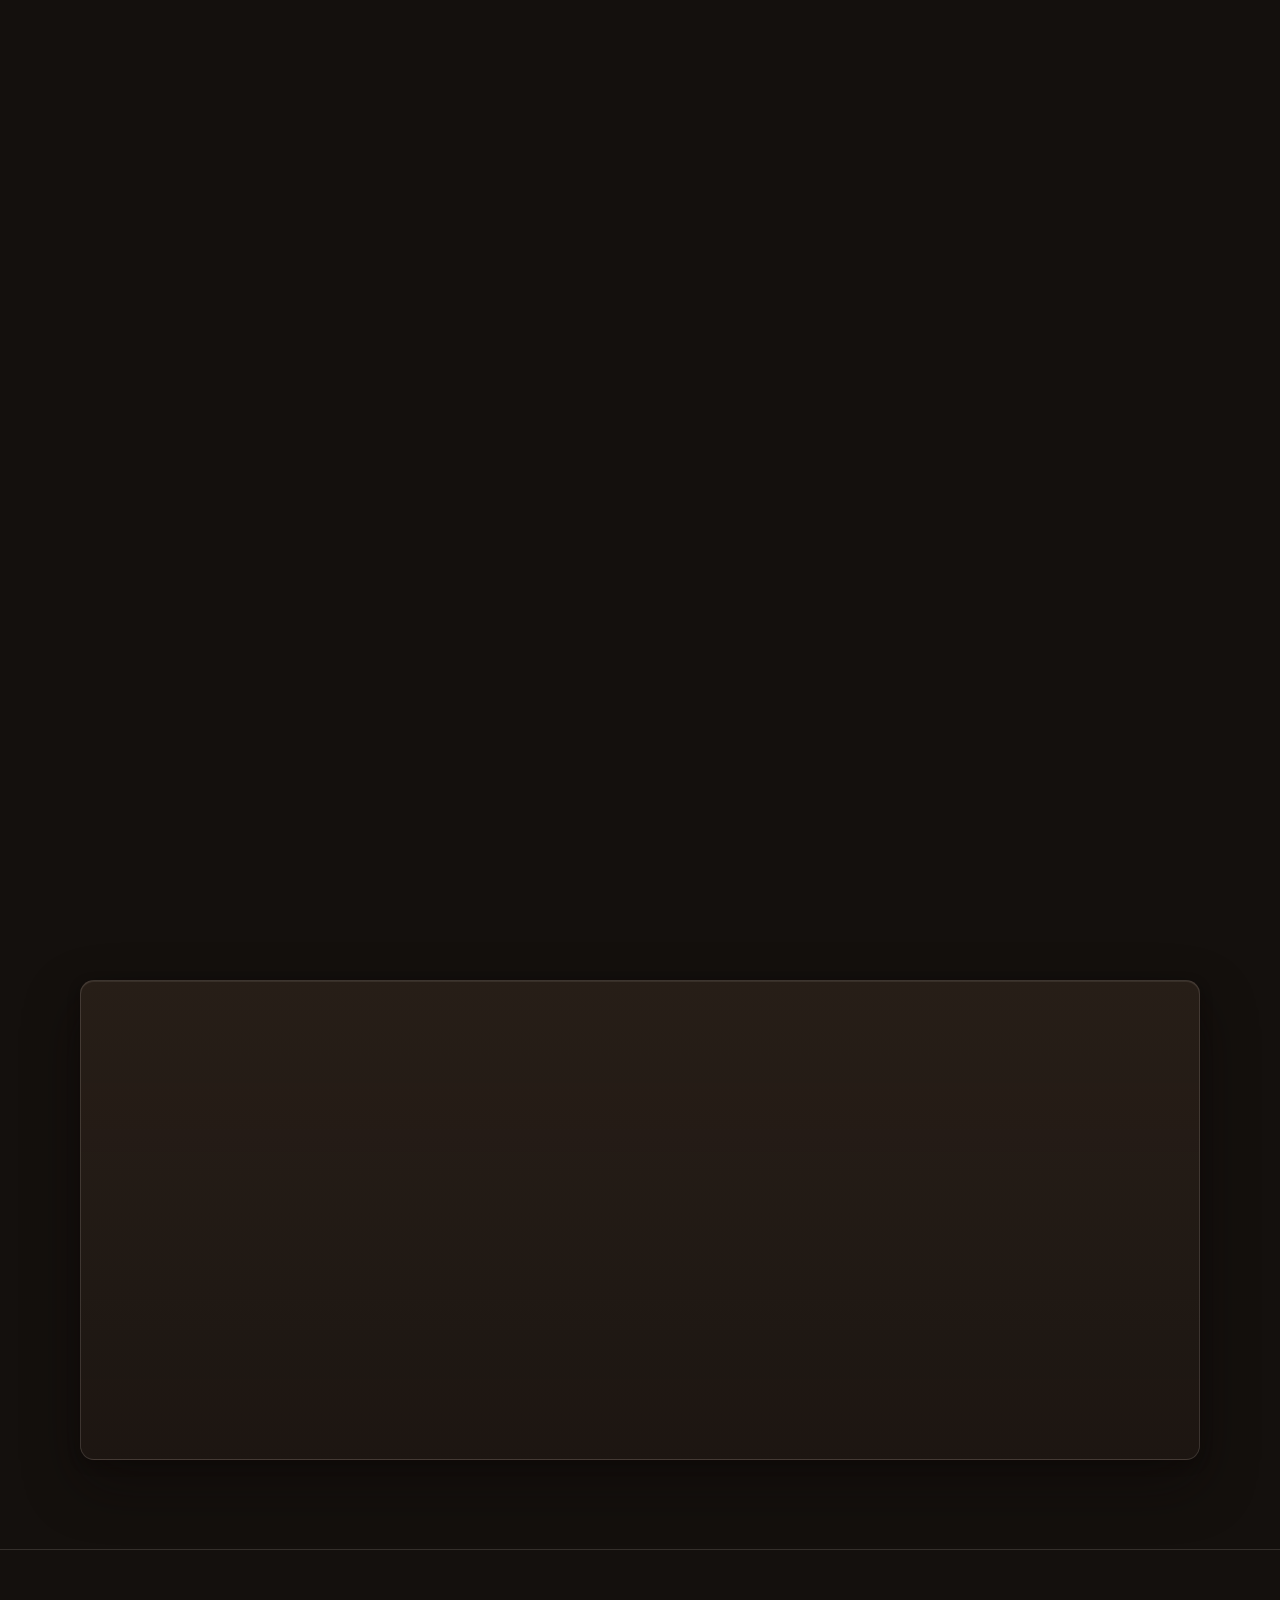
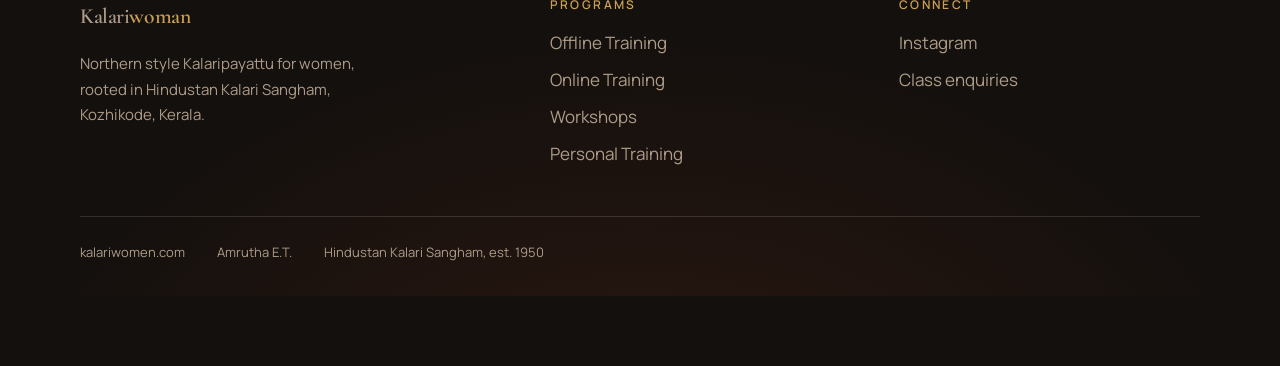
<file: free-class.html>
<!doctype html>
<html lang="en">
<head>
<meta charset="utf-8">
<title>Moved — Kalariwoman</title>
<meta name="robots" content="noindex">
<link rel="canonical" href="programs.html">
<meta http-equiv="refresh" content="0; url=programs.html">
<style>
  body { margin: 0; min-height: 100svh; display: grid; place-items: center;
         background: #14100D; color: #F4EBDF; font-family: system-ui, sans-serif; padding: 2rem; }
  a { color: #CBA054; }
</style>
</head>
<body>
  <p>This page has moved to <a href="programs.html">Training &amp; Offerings</a>.</p>
</body>
</html>
</file>
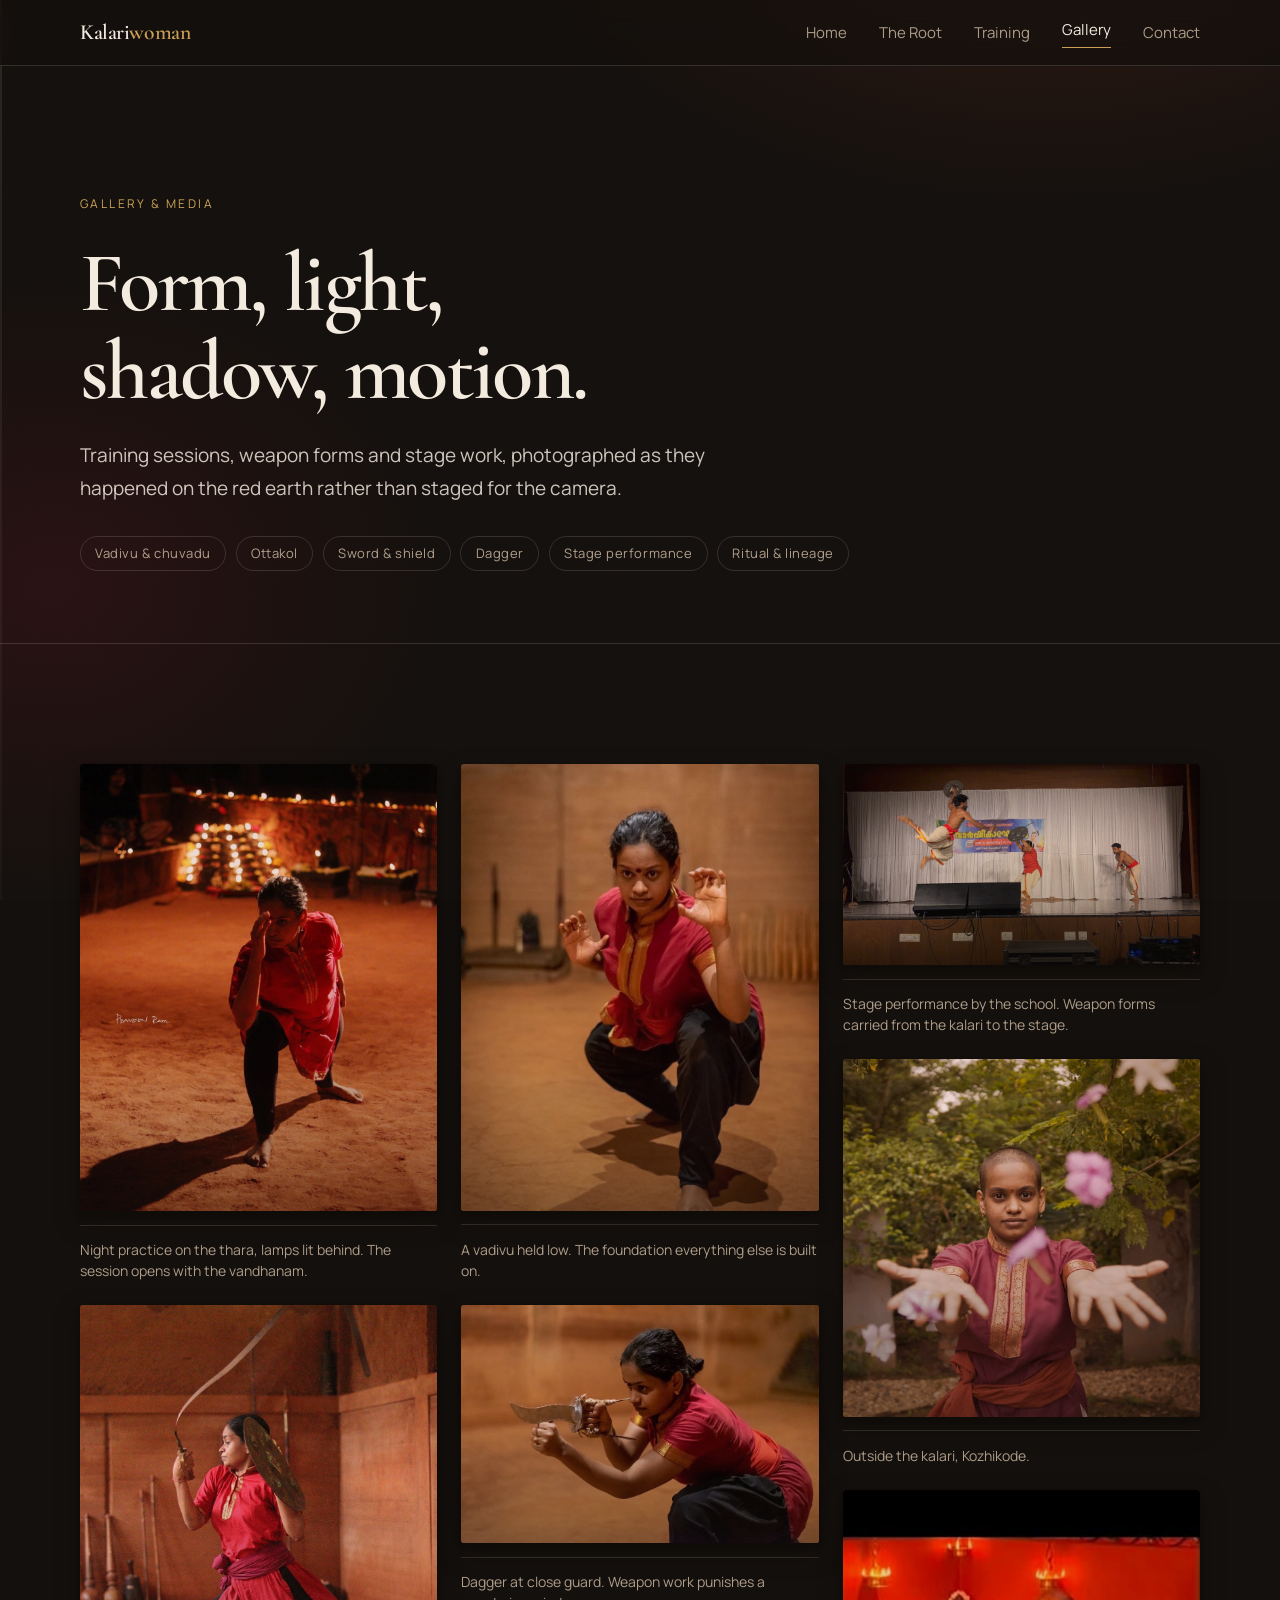
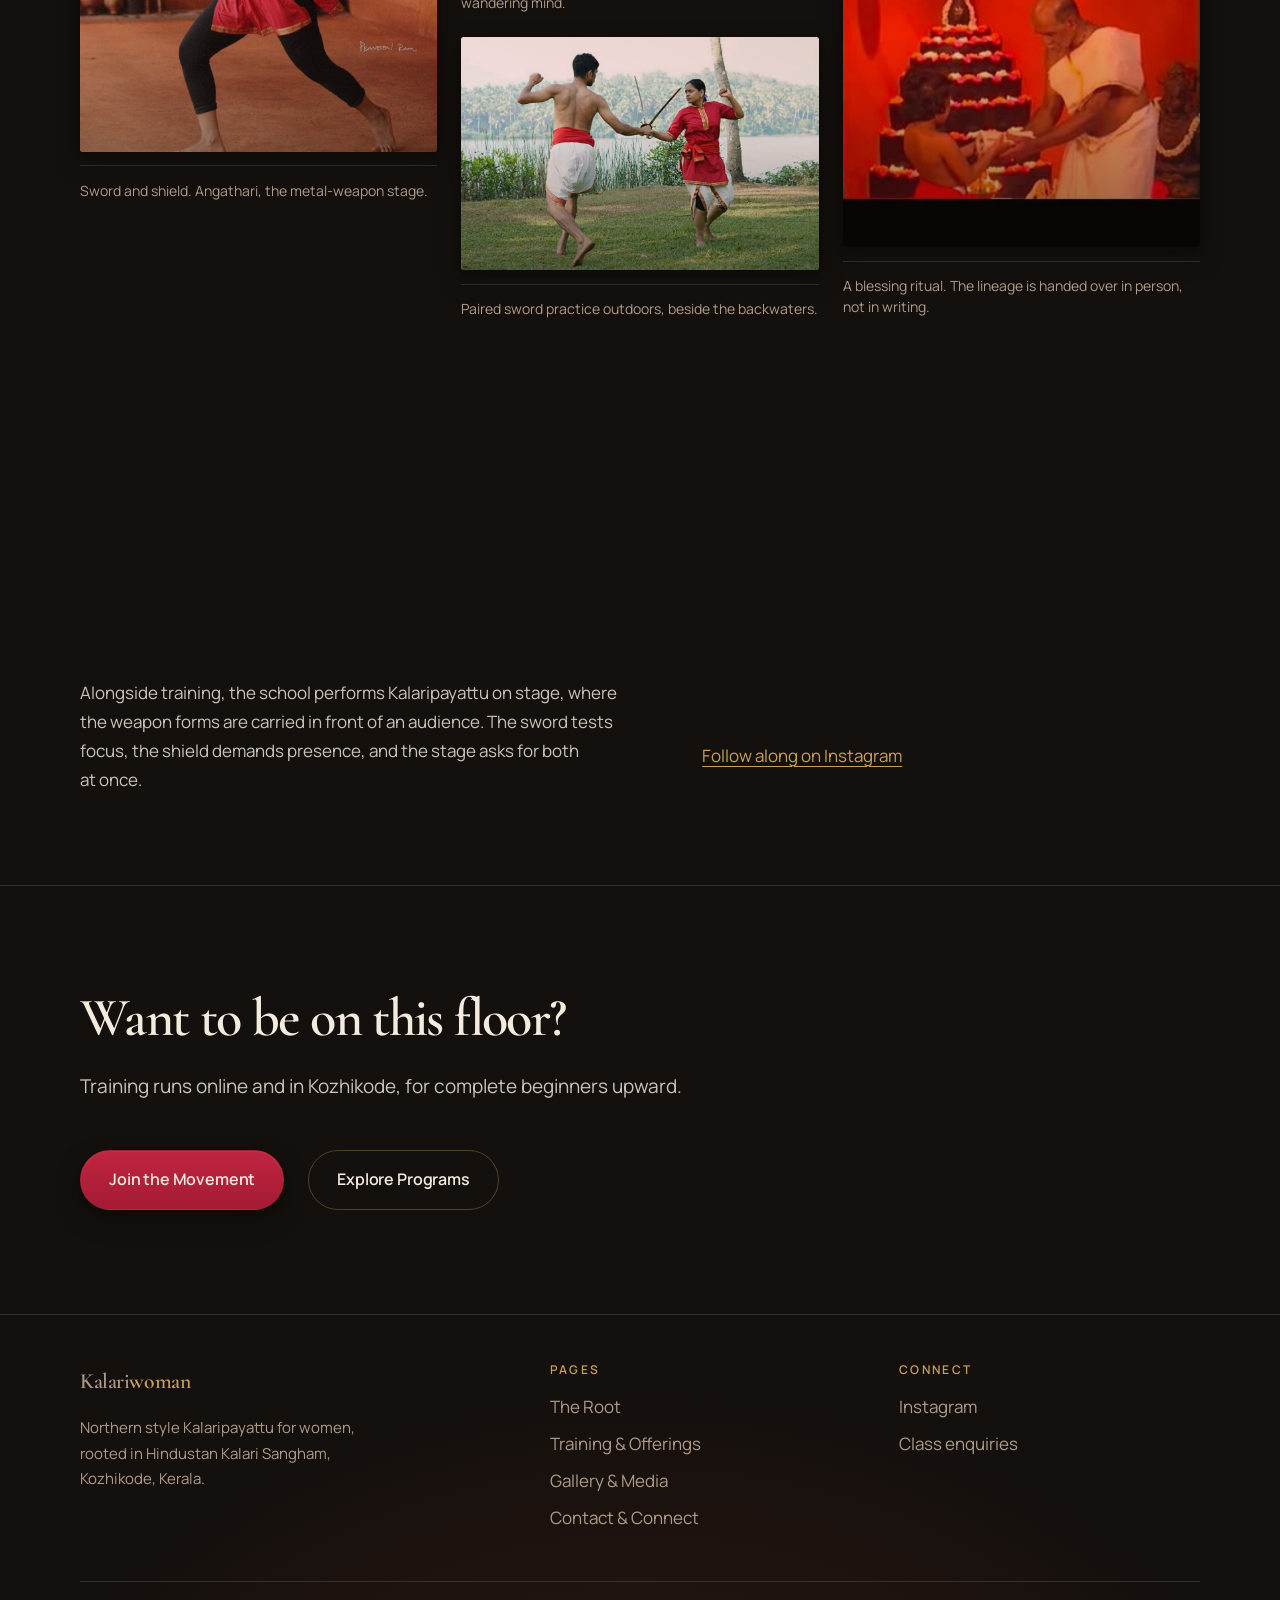
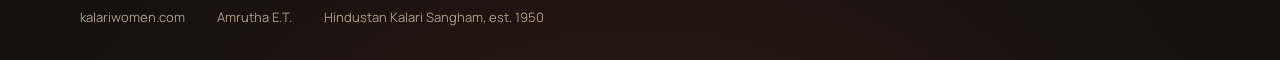
<file: gallery.html>
<!doctype html>
<html lang="en">
<head>
<meta charset="utf-8">
<meta name="viewport" content="width=device-width, initial-scale=1, viewport-fit=cover">
<title>Gallery &amp; Media — Training, weapon forms, stage | Kalariwoman</title>
<meta name="description" content="Photographs of Kalaripayattu training, weapon forms and stage performance from Kalariwoman and Hindustan Kalari Sangham, Kozhikode.">
<link rel="icon" href="data:image/svg+xml,<svg xmlns='http://www.w3.org/2000/svg' viewBox='0 0 32 32'><rect width='32' height='32' rx='8' fill='%2314100D'/><path d='M16 5.5c3.8 3.6 6.3 7 6.3 10.6a6.3 6.3 0 0 1-12.6 0C9.7 12.5 12.2 9.1 16 5.5z' fill='%23A41B33'/><path d='M16 12c1.7 1.7 2.8 3.2 2.8 4.8a2.8 2.8 0 0 1-5.6 0c0-1.6 1.1-3.1 2.8-4.8z' fill='%23CBA054'/></svg>">
<link rel="preconnect" href="https://fonts.googleapis.com">
<link rel="preconnect" href="https://fonts.gstatic.com" crossorigin>
<link href="https://fonts.googleapis.com/css2?family=Cormorant+Garamond:wght@500;600;700&family=Manrope:wght@400;500;600&display=swap" rel="stylesheet">
<link rel="stylesheet" href="assets/site.css">
<script>document.documentElement.className += " js";</script>
</head>
<body>

<div class="grain" aria-hidden="true"></div>
<div class="thread" aria-hidden="true"><div class="thread__fill"></div></div>
<a class="skip" href="#main">Skip to content</a>

<header class="bar">
  <div class="wrap bar__in">
    <a class="mark" href="index.html">Kalari<b>woman</b></a>
    <nav class="menu" aria-label="Main">
      <a href="index.html">Home</a>
      <a href="about.html">The Root</a>
      <a href="programs.html">Training</a>
      <a href="gallery.html" aria-current="page">Gallery</a>
      <a href="contact.html">Contact</a>
    </nav>
  </div>
</header>

<main id="main">

  <section class="phero">
    <div class="wrap">
      <p class="label" data-reveal>Gallery &amp; Media</p>
      <h1 class="h-xl" data-reveal style="--d:80ms">Form, light, shadow, motion.</h1>
      <p class="lede lede--lg" data-reveal style="--d:160ms">
        Training sessions, weapon forms and stage work, photographed as they happened on the
        red earth rather than staged for the camera.
      </p>
      <div class="tags" data-reveal style="--d:240ms">
        <span>Vadivu &amp; chuvadu</span>
        <span>Ottakol</span>
        <span>Sword &amp; shield</span>
        <span>Dagger</span>
        <span>Stage performance</span>
        <span>Ritual &amp; lineage</span>
      </div>
    </div>
  </section>

  <!-- ——— the gallery ——— -->
  <section class="section">
    <div class="wrap">
      <div class="gal">

        <figure data-reveal>
          <div class="shot shot--plain" style="aspect-ratio:1122/1403">
            <img src="images/post-6-hq.jpg" width="1122" height="1403" loading="lazy"
                 alt="Amrutha E.T. in a night ritual on the red-earth kalari floor, hand raised to her forehead, oil lamps lit behind her.">
          </div>
          <figcaption>Night practice on the thara, lamps lit behind. The session opens with the vandhanam.</figcaption>
        </figure>

        <figure data-reveal style="--d:70ms">
          <div class="shot shot--plain" style="aspect-ratio:1052/1315">
            <img src="images/post-2-hq.jpg" width="1052" height="1315" loading="lazy"
                 alt="Amrutha E.T. in a sword and shield stance on the kalari floor, weapons raised.">
          </div>
          <figcaption>Sword and shield. Angathari, the metal-weapon stage.</figcaption>
        </figure>

        <figure data-reveal style="--d:140ms">
          <div class="shot shot--plain" style="aspect-ratio:799/999">
            <img src="images/post-4-hq.jpg" width="799" height="999" loading="lazy"
                 alt="Amrutha E.T. low in a ready stance on the kalari floor, hands raised, eyes forward.">
          </div>
          <figcaption>A vadivu held low. The foundation everything else is built on.</figcaption>
        </figure>

        <figure data-reveal style="--d:210ms">
          <div class="shot shot--plain" style="aspect-ratio:959/639">
            <img src="images/post-3-hq.jpg" width="959" height="639" loading="lazy"
                 alt="Amrutha E.T. holding a dagger at close guard, completely still.">
          </div>
          <figcaption>Dagger at close guard. Weapon work punishes a wandering mind.</figcaption>
        </figure>

        <figure data-reveal style="--d:70ms">
          <div class="shot shot--plain" style="aspect-ratio:1079/703">
            <img src="images/post-7-hq.jpg" width="1079" height="703" loading="lazy"
                 alt="Two practitioners facing each other in an outdoor sword demonstration beside the Kerala backwaters.">
          </div>
          <figcaption>Paired sword practice outdoors, beside the backwaters.</figcaption>
        </figure>

        <figure data-reveal style="--d:140ms">
          <div class="shot shot--plain" style="aspect-ratio:3840/2160">
            <img src="images/post-1-hq.jpg" width="3840" height="2160" loading="lazy"
                 alt="A Kalaripayattu stage performance, one performer mid-air in a jumping strike while two others hold weapon stances.">
          </div>
          <figcaption>Stage performance by the school. Weapon forms carried from the kalari to the stage.</figcaption>
        </figure>

        <figure data-reveal style="--d:210ms">
          <div class="shot shot--plain" style="aspect-ratio:1080/1080">
            <img src="images/post-5-hq.jpg" width="1080" height="1080" loading="lazy"
                 alt="Amrutha E.T. standing among flowering trees outside the kalari, hands open.">
          </div>
          <figcaption>Outside the kalari, Kozhikode.</figcaption>
        </figure>

        <figure data-reveal style="--d:70ms">
          <div class="shot shot--plain" style="aspect-ratio:1/1">
            <img src="images/profile-hq.jpg" width="320" height="320" loading="lazy"
                 alt="An elder guru tying a ceremonial thread on a young student during a kalari blessing ritual, oil lamps and offerings behind them.">
          </div>
          <figcaption>A blessing ritual. The lineage is handed over in person, not in writing.</figcaption>
        </figure>

      </div>
    </div>
  </section>

  <!-- ——— stage work ——— -->
  <section class="section">
    <div class="wrap grid2">
      <div>
        <p class="label" data-reveal>Stage productions</p>
        <h2 class="h-lg" data-reveal style="--d:80ms; max-width:18ch">Naga Vaibhavam. Veera Vaibhavam.</h2>
        <p class="lede" data-reveal style="--d:160ms; margin-top:var(--s3)">
          Alongside training, the school performs Kalaripayattu on stage, where the weapon
          forms are carried in front of an audience. The sword tests focus, the shield
          demands presence, and the stage asks for both at once.
        </p>
      </div>
      <div>
        <p class="label" data-reveal style="--d:120ms">Community</p>
        <h2 class="h-lg" data-reveal style="--d:200ms; max-width:18ch">Share Your Shakti.</h2>
        <p class="lede" data-reveal style="--d:280ms; margin-top:var(--s3)">
          A campaign inviting women to show their own strength, in their own words, and to
          find the others already doing it. The practice grows by being shared rather than
          guarded.
        </p>
        <p data-reveal style="--d:340ms; margin-top:var(--s4)">
          <a class="link" href="https://www.instagram.com/kalariwoman_amruthaet_revathi/" target="_blank" rel="noopener">Follow along on Instagram</a>
        </p>
      </div>
    </div>
  </section>

  <section class="band">
    <div class="wrap band__in">
      <h2 class="h-lg" data-reveal>Want to be on this floor?</h2>
      <p class="lede lede--lg" data-reveal style="--d:80ms; margin-top:var(--s3)">
        Training runs online and in Kozhikode, for complete beginners upward.
      </p>
      <div class="btnrow" data-reveal style="--d:160ms; margin-top:var(--s5)">
        <a class="btn" href="contact.html">Join the Movement</a>
        <a class="btn btn--ghost" href="programs.html">Explore Programs</a>
      </div>
    </div>
  </section>

</main>

<footer class="foot">
  <div class="wrap">
    <div class="foot__grid">
      <div>
        <a class="mark" href="index.html">Kalari<b>woman</b></a>
        <p class="muted" style="margin-top:var(--s2); max-width:34ch; font-size:.9375rem">
          Northern style Kalaripayattu for women, rooted in Hindustan Kalari Sangham,
          Kozhikode, Kerala.
        </p>
      </div>
      <div>
        <h4>Pages</h4>
        <ul>
          <li><a href="about.html">The Root</a></li>
          <li><a href="programs.html">Training &amp; Offerings</a></li>
          <li><a href="gallery.html">Gallery &amp; Media</a></li>
          <li><a href="contact.html">Contact &amp; Connect</a></li>
        </ul>
      </div>
      <div>
        <h4>Connect</h4>
        <ul>
          <li><a href="https://www.instagram.com/kalariwoman_amruthaet_revathi/" target="_blank" rel="noopener">Instagram</a></li>
          <li><a href="contact.html">Class enquiries</a></li>
        </ul>
      </div>
    </div>
    <div class="foot__base">
      <span>kalariwomen.com</span>
      <span>Amrutha E.T.</span>
      <span>Hindustan Kalari Sangham, est. 1950</span>
    </div>
  </div>
</footer>

<script src="assets/site.js"></script>
</body>
</html>
</file>
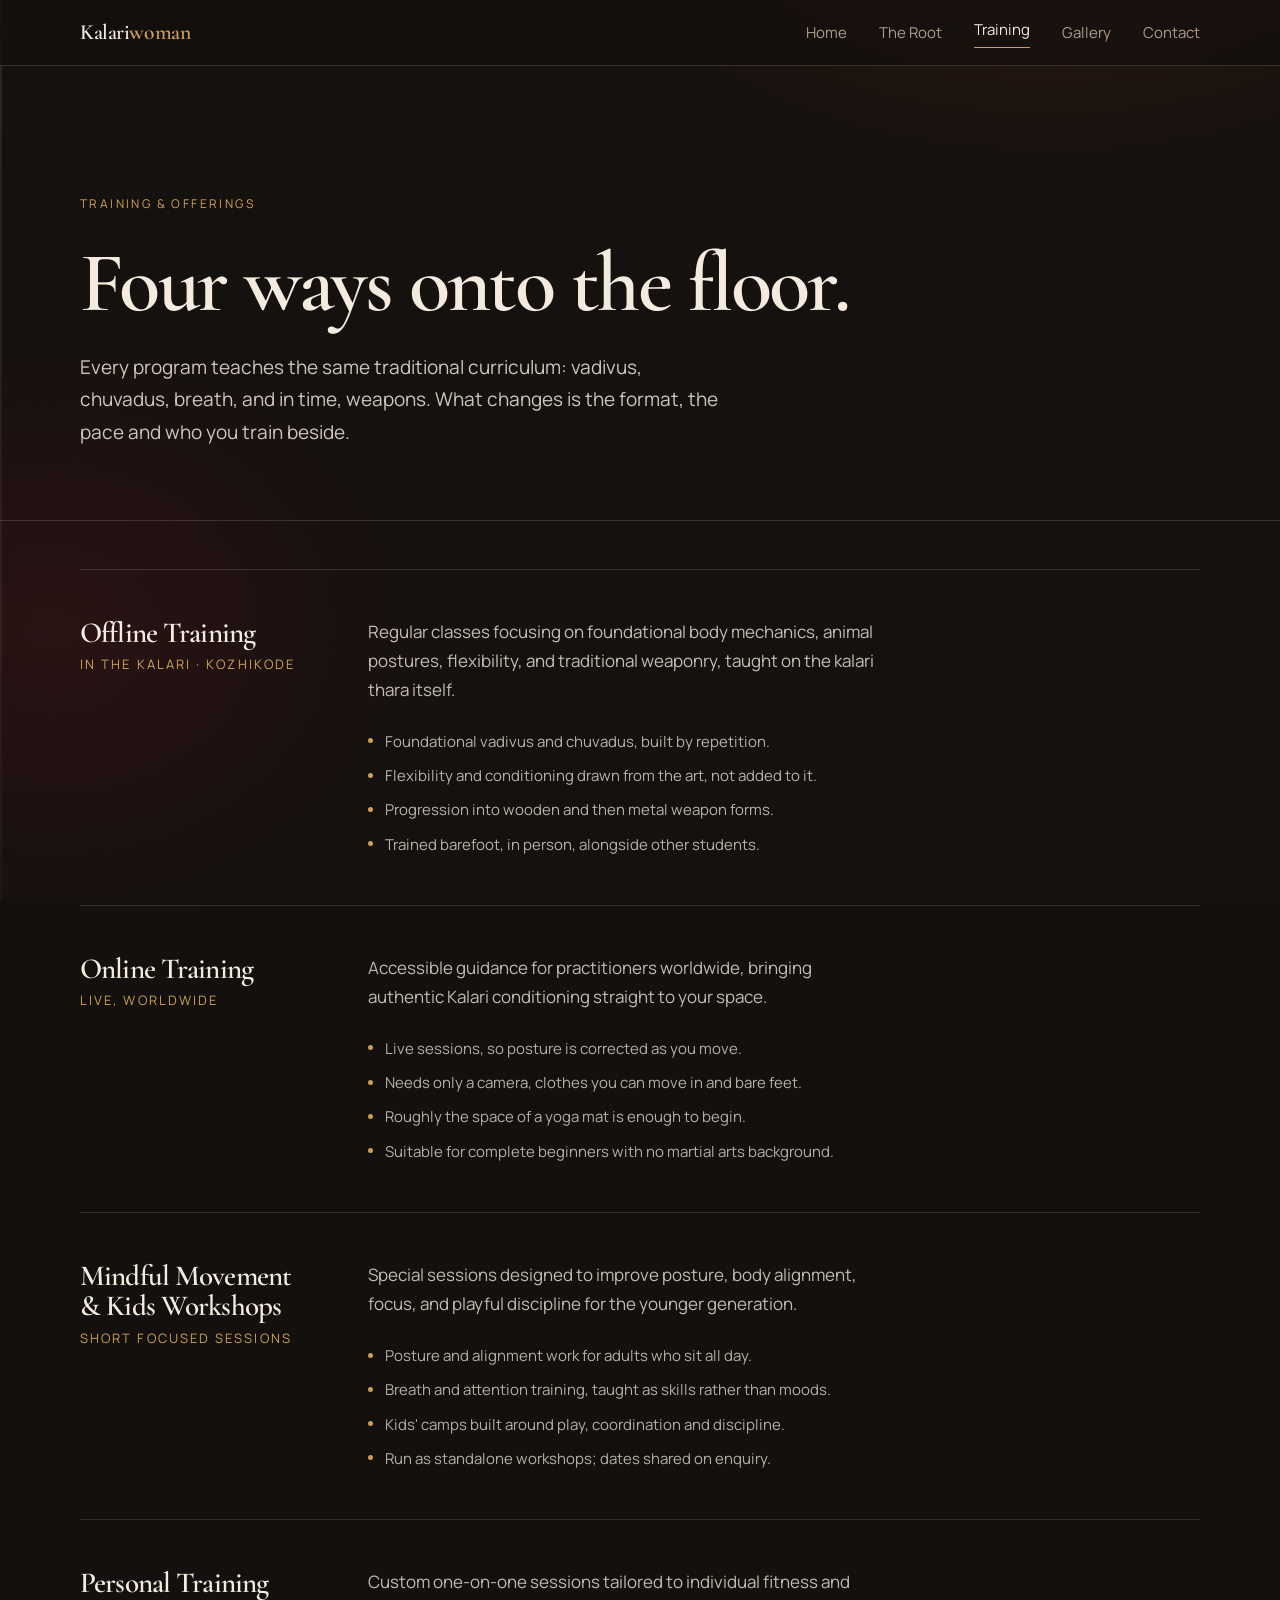
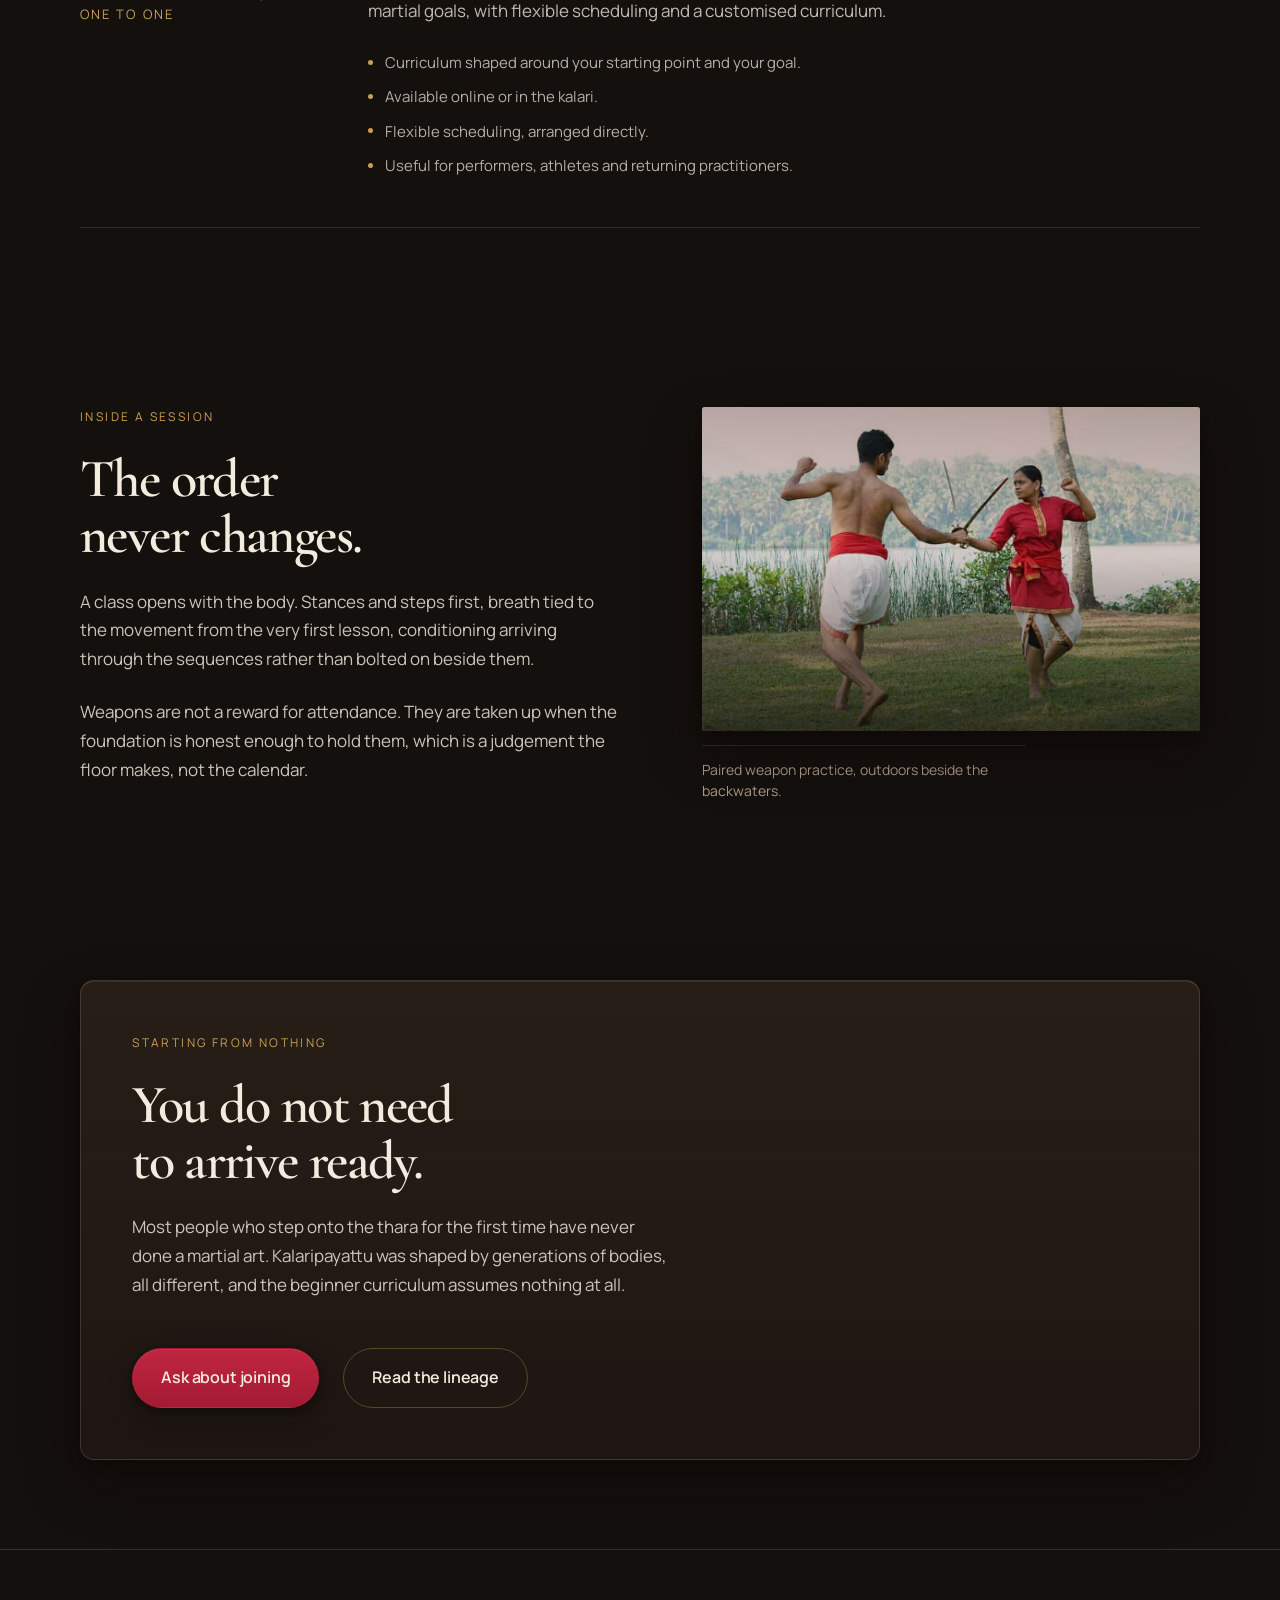
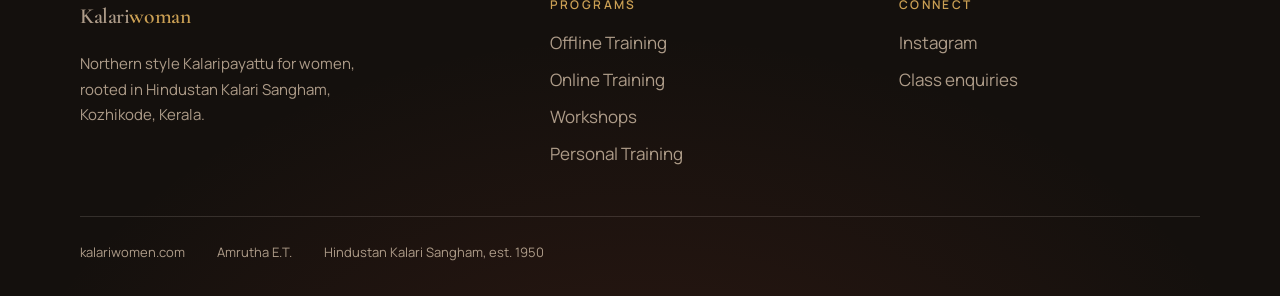
<file: programs.html>
<!doctype html>
<html lang="en">
<head>
<meta charset="utf-8">
<meta name="viewport" content="width=device-width, initial-scale=1, viewport-fit=cover">
<title>Training &amp; Offerings — Programs | Kalariwoman</title>
<meta name="description" content="Offline and online Kalaripayattu training, mindful movement and kids workshops, and one-to-one personal training with Amrutha E.T. of Hindustan Kalari Sangham.">
<link rel="icon" href="data:image/svg+xml,<svg xmlns='http://www.w3.org/2000/svg' viewBox='0 0 32 32'><rect width='32' height='32' rx='8' fill='%2314100D'/><path d='M16 5.5c3.8 3.6 6.3 7 6.3 10.6a6.3 6.3 0 0 1-12.6 0C9.7 12.5 12.2 9.1 16 5.5z' fill='%23A41B33'/><path d='M16 12c1.7 1.7 2.8 3.2 2.8 4.8a2.8 2.8 0 0 1-5.6 0c0-1.6 1.1-3.1 2.8-4.8z' fill='%23CBA054'/></svg>">
<link rel="preconnect" href="https://fonts.googleapis.com">
<link rel="preconnect" href="https://fonts.gstatic.com" crossorigin>
<link href="https://fonts.googleapis.com/css2?family=Cormorant+Garamond:wght@500;600;700&family=Manrope:wght@400;500;600&display=swap" rel="stylesheet">
<link rel="stylesheet" href="assets/site.css">
<script>document.documentElement.className += " js";</script>
</head>
<body>

<div class="grain" aria-hidden="true"></div>
<div class="thread" aria-hidden="true"><div class="thread__fill"></div></div>
<a class="skip" href="#main">Skip to content</a>

<header class="bar">
  <div class="wrap bar__in">
    <a class="mark" href="index.html">Kalari<b>woman</b></a>
    <nav class="menu" aria-label="Main">
      <a href="index.html">Home</a>
      <a href="about.html">The Root</a>
      <a href="programs.html" aria-current="page">Training</a>
      <a href="gallery.html" class="menu__hide">Gallery</a>
      <a href="contact.html">Contact</a>
    </nav>
  </div>
</header>

<main id="main">

  <section class="phero">
    <div class="wrap">
      <p class="label" data-reveal>Training &amp; Offerings</p>
      <h1 class="h-xl" data-reveal style="--d:80ms">Four ways onto the floor.</h1>
      <p class="lede lede--lg" data-reveal style="--d:160ms">
        Every program teaches the same traditional curriculum: vadivus, chuvadus, breath, and
        in time, weapons. What changes is the format, the pace and who you train beside.
      </p>
    </div>
  </section>

  <!-- ——— the four programs ——— -->
  <section class="section">
    <div class="wrap">
      <div class="progs" style="margin-top:0">

        <article class="prog" id="offline" data-reveal>
          <div>
            <h2 class="prog__name serif">Offline Training</h2>
            <p class="prog__mode">In the kalari · Kozhikode</p>
          </div>
          <div class="prog__body">
            <p>
              Regular classes focusing on foundational body mechanics, animal postures,
              flexibility, and traditional weaponry, taught on the kalari thara itself.
            </p>
            <ul class="prog__list">
              <li><i></i><span>Foundational vadivus and chuvadus, built by repetition.</span></li>
              <li><i></i><span>Flexibility and conditioning drawn from the art, not added to it.</span></li>
              <li><i></i><span>Progression into wooden and then metal weapon forms.</span></li>
              <li><i></i><span>Trained barefoot, in person, alongside other students.</span></li>
            </ul>
          </div>
        </article>

        <article class="prog" id="online" data-reveal style="--d:70ms">
          <div>
            <h2 class="prog__name serif">Online Training</h2>
            <p class="prog__mode">Live, worldwide</p>
          </div>
          <div class="prog__body">
            <p>
              Accessible guidance for practitioners worldwide, bringing authentic Kalari
              conditioning straight to your space.
            </p>
            <ul class="prog__list">
              <li><i></i><span>Live sessions, so posture is corrected as you move.</span></li>
              <li><i></i><span>Needs only a camera, clothes you can move in and bare feet.</span></li>
              <li><i></i><span>Roughly the space of a yoga mat is enough to begin.</span></li>
              <li><i></i><span>Suitable for complete beginners with no martial arts background.</span></li>
            </ul>
          </div>
        </article>

        <article class="prog" id="workshops" data-reveal style="--d:140ms">
          <div>
            <h2 class="prog__name serif">Mindful Movement &amp; Kids Workshops</h2>
            <p class="prog__mode">Short focused sessions</p>
          </div>
          <div class="prog__body">
            <p>
              Special sessions designed to improve posture, body alignment, focus, and playful
              discipline for the younger generation.
            </p>
            <ul class="prog__list">
              <li><i></i><span>Posture and alignment work for adults who sit all day.</span></li>
              <li><i></i><span>Breath and attention training, taught as skills rather than moods.</span></li>
              <li><i></i><span>Kids' camps built around play, coordination and discipline.</span></li>
              <li><i></i><span>Run as standalone workshops; dates shared on enquiry.</span></li>
            </ul>
          </div>
        </article>

        <article class="prog" id="personal" data-reveal style="--d:210ms">
          <div>
            <h2 class="prog__name serif">Personal Training</h2>
            <p class="prog__mode">One to one</p>
          </div>
          <div class="prog__body">
            <p>
              Custom one-on-one sessions tailored to individual fitness and martial goals,
              with flexible scheduling and a customised curriculum.
            </p>
            <ul class="prog__list">
              <li><i></i><span>Curriculum shaped around your starting point and your goal.</span></li>
              <li><i></i><span>Available online or in the kalari.</span></li>
              <li><i></i><span>Flexible scheduling, arranged directly.</span></li>
              <li><i></i><span>Useful for performers, athletes and returning practitioners.</span></li>
            </ul>
          </div>
        </article>

      </div>
    </div>
  </section>

  <!-- ——— what a class looks like ——— -->
  <section class="section">
    <div class="wrap grid2">
      <div>
        <p class="label" data-reveal>Inside a session</p>
        <h2 class="h-lg" data-reveal style="--d:80ms; max-width:18ch">The order never changes.</h2>
        <div class="stack lede" data-reveal style="--d:160ms; margin-top:var(--s3)">
          <p>
            A class opens with the body. Stances and steps first, breath tied to the movement
            from the very first lesson, conditioning arriving through the sequences rather
            than bolted on beside them.
          </p>
          <p>
            Weapons are not a reward for attendance. They are taken up when the foundation is
            honest enough to hold them, which is a judgement the floor makes, not the
            calendar.
          </p>
        </div>
      </div>

      <figure data-reveal style="--d:120ms">
        <div class="shot elevated" style="aspect-ratio:1079/703">
          <img src="images/post-7-hq.jpg" width="1079" height="703" loading="lazy"
               alt="Two practitioners facing each other in an outdoor sword demonstration beside the Kerala backwaters.">
        </div>
        <figcaption>Paired weapon practice, outdoors beside the backwaters.</figcaption>
      </figure>
    </div>
  </section>

  <!-- ——— beginners ——— -->
  <section class="section">
    <div class="wrap">
      <div class="panel">
        <p class="label" data-reveal>Starting from nothing</p>
        <h2 class="h-lg" data-reveal style="--d:80ms; max-width:20ch">You do not need to arrive ready.</h2>
        <p class="lede" data-reveal style="--d:160ms; margin-top:var(--s3)">
          Most people who step onto the thara for the first time have never done a martial
          art. Kalaripayattu was shaped by generations of bodies, all different, and the
          beginner curriculum assumes nothing at all.
        </p>
        <div class="btnrow" data-reveal style="--d:240ms; margin-top:var(--s5)">
          <a class="btn" href="contact.html">Ask about joining</a>
          <a class="btn btn--ghost" href="about.html">Read the lineage</a>
        </div>
      </div>
    </div>
  </section>

</main>

<footer class="foot">
  <div class="wrap">
    <div class="foot__grid">
      <div>
        <a class="mark" href="index.html">Kalari<b>woman</b></a>
        <p class="muted" style="margin-top:var(--s2); max-width:34ch; font-size:.9375rem">
          Northern style Kalaripayattu for women, rooted in Hindustan Kalari Sangham,
          Kozhikode, Kerala.
        </p>
      </div>
      <div>
        <h4>Programs</h4>
        <ul>
          <li><a href="programs.html#offline">Offline Training</a></li>
          <li><a href="programs.html#online">Online Training</a></li>
          <li><a href="programs.html#workshops">Workshops</a></li>
          <li><a href="programs.html#personal">Personal Training</a></li>
        </ul>
      </div>
      <div>
        <h4>Connect</h4>
        <ul>
          <li><a href="https://www.instagram.com/kalariwoman_amruthaet_revathi/" target="_blank" rel="noopener">Instagram</a></li>
          <li><a href="contact.html">Class enquiries</a></li>
        </ul>
      </div>
    </div>
    <div class="foot__base">
      <span>kalariwomen.com</span>
      <span>Amrutha E.T.</span>
      <span>Hindustan Kalari Sangham, est. 1950</span>
    </div>
  </div>
</footer>

<script src="assets/site.js"></script>
</body>
</html>
</file>
<file: assets/site.css>
/* ————————————————————————————————————————————————————————————
   Kalariwoman — shared design system.

   Five pages share this sheet, so the site cannot drift page to page.
   (CLAUDE.md's single-file default is for one-page builds; a multi-page
   site needs one source of truth for the design.)

   Palette follows the brief: the kalari thara's red oxide, natural mud and
   charcoal, with deep crimson and gold carrying Shakti. Two accents with
   separate roles — crimson fills and acts, gold marks heritage — never
   scattered as confetti. No Tailwind stock colours.

   Type follows the brief: clean modern sans for reading (Manrope), a
   traditional serif for headings (Cormorant Garamond, which has real
   lowercase — see the display-face rule in CLAUDE.md).
   ———————————————————————————————————————————————————————————— */

:root {
  /* ground: base -> elevated -> floating */
  --char:    #14100D;
  --mud:     #221A15;
  --mud-up:  #2F241C;

  /* earth + Shakti */
  --oxide:   #A6402A;
  --crimson: #A41B33;
  --crimson-lit: #C02540;
  --gold:    #CBA054;
  --gold-lit:#E0BC74;

  /* ink */
  --bone:    #F4EBDF;
  --taupe:   #AE9C89;
  --hair:    rgba(244,235,223,.14);
  --hair-gold: rgba(203,160,84,.34);

  /* one spacing scale */
  --s1: .5rem; --s2: 1rem; --s3: 1.5rem; --s4: 2rem;
  --s5: 3rem;  --s6: 4.5rem; --s7: 6.5rem;
  --section: clamp(4rem, 7vw, 7.5rem);
  --gutter:  clamp(1.25rem, 5vw, 4.5rem);
  --maxw:    78rem;
  --spring:  cubic-bezier(.22, 1, .36, 1);

  /* layered, ground-tinted depth */
  --e1: 0 1px 2px rgba(12,8,6,.42), 0 2px 6px rgba(12,8,6,.28);
  --e2: 0 2px 6px rgba(12,8,6,.44), 0 10px 26px rgba(12,8,6,.34), inset 0 1px 0 rgba(244,235,223,.06);
  --e3: 0 4px 12px rgba(12,8,6,.48), 0 24px 56px rgba(12,8,6,.42), inset 0 1px 0 rgba(244,235,223,.08);
}

*, *::before, *::after { box-sizing: border-box; }

html { scroll-behavior: smooth; -webkit-text-size-adjust: 100%; }
@media (prefers-reduced-motion: reduce) { html { scroll-behavior: auto; } }

body {
  margin: 0;
  background-color: var(--char);
  background-image:
    radial-gradient(58rem 40rem at 82% -6%, rgba(166,64,42,.26), transparent 62%),
    radial-gradient(40rem 32rem at 4% 18%, rgba(164,27,51,.14), transparent 60%),
    radial-gradient(64rem 46rem at 50% 106%, rgba(166,64,42,.18), transparent 64%);
  color: var(--bone);
  font-family: 'Manrope', system-ui, -apple-system, sans-serif;
  font-size: 1.0625rem;
  line-height: 1.7;
  overflow-x: hidden;
  -webkit-font-smoothing: antialiased;
}

img { display: block; max-width: 100%; }

h1, h2, h3, h4, .serif {
  font-family: 'Cormorant Garamond', 'Iowan Old Style', Georgia, serif;
  font-weight: 600;
  margin: 0;
}
h1, h2 { letter-spacing: -.03em; line-height: 1.04; text-wrap: balance; }
h3, h4 { letter-spacing: -.02em; line-height: 1.2; }
p { margin: 0; text-wrap: pretty; }

/* —————————————— layout —————————————— */

.wrap { width: 100%; max-width: var(--maxw); margin-inline: auto; padding-inline: var(--gutter); }
.section { position: relative; padding-block: var(--section); }
.section--tight { padding-block: var(--s6); }
.lede { max-width: 54ch; color: rgba(244,235,223,.82); }
.lede--lg { font-size: 1.1875rem; }
.muted { color: var(--taupe); }
.rule { border: 0; border-top: 1px solid var(--hair); margin: 0; }
.stack > * + * { margin-top: var(--s3); }
.center-col { max-width: 46rem; }

.grid2 { display: grid; gap: var(--s6); }
@media (min-width: 900px) {
  .grid2 { grid-template-columns: 1.05fr .95fr; align-items: start; }
  .grid2--flip > *:first-child { order: 2; }
  .grid2--even { grid-template-columns: 1fr 1fr; }
  .sticky { position: sticky; top: 6.5rem; }
}

/* label: gold small caps, used sparingly as a heritage mark */
.label {
  font-size: .75rem; letter-spacing: .2em; text-transform: uppercase;
  color: var(--gold); margin: 0 0 var(--s3);
}

.h-xl { font-size: clamp(2.5rem, 1.3rem + 5vw, 5.4rem); }
.h-lg { font-size: clamp(2rem, 1.3rem + 2.6vw, 3.5rem); }
.h-md { font-size: clamp(1.5rem, 1.2rem + 1.2vw, 2.1rem); }

/* —————————————— texture —————————————— */

.grain {
  position: fixed; inset: 0; z-index: 3; pointer-events: none;
  opacity: .28; mix-blend-mode: overlay;
  background-image: url("data:image/svg+xml,%3Csvg xmlns='http://www.w3.org/2000/svg' width='180' height='180'%3E%3Cfilter id='n'%3E%3CfeTurbulence type='fractalNoise' baseFrequency='.85' numOctaves='3' stitchTiles='stitch'/%3E%3CfeColorMatrix type='saturate' values='0'/%3E%3C/filter%3E%3Crect width='180' height='180' filter='url(%23n)' opacity='.42'/%3E%3C/svg%3E");
}

.thread {
  position: fixed; left: 0; top: 0; bottom: 0; width: 2px; z-index: 30; pointer-events: none;
  background: linear-gradient(to bottom, rgba(244,235,223,.10), rgba(244,235,223,.03));
}
.thread__fill {
  position: absolute; inset: 0 auto 0 0; width: 2px;
  transform-origin: top; transform: scaleY(var(--p, 0));
  background: linear-gradient(to bottom, var(--gold), var(--crimson));
}

/* —————————————— photography ——————————————
   gradient overlay + a colour treatment layer, per the brief's
   "form, light, shadow and motion" direction */

.shot { position: relative; overflow: hidden; background: var(--mud); border-radius: 3px; }
.shot > img { width: 100%; height: 100%; object-fit: cover; }
.shot::before {
  content: ""; position: absolute; inset: 0; z-index: 1; pointer-events: none;
  background: linear-gradient(200deg, rgba(166,64,42,.24), rgba(164,27,51,.10));
  mix-blend-mode: multiply;
}
.shot::after {
  content: ""; position: absolute; inset: 0; z-index: 2; pointer-events: none;
  background: linear-gradient(to top, rgba(20,16,13,.74), rgba(20,16,13,.05) 55%, rgba(20,16,13,.26));
}
.shot--plain::after { background: linear-gradient(to top, rgba(20,16,13,.42), transparent 60%); }

figure { margin: 0; }
figcaption {
  margin-top: .85rem; padding-top: .85rem; border-top: 1px solid var(--hair);
  font-size: .875rem; line-height: 1.5; color: var(--taupe); max-width: 36ch;
}
.elevated { box-shadow: var(--e3); }

/* —————————————— reveals (gated on .js so the page is never blank) —————————————— */

.js [data-reveal] {
  opacity: 0; transform: translate3d(0, 20px, 0);
  transition: opacity .7s var(--spring), transform .7s var(--spring);
  transition-delay: var(--d, 0ms);
}
.js [data-reveal].is-in { opacity: 1; transform: translate3d(0, 0, 0); }
@media (prefers-reduced-motion: reduce) {
  .js [data-reveal] { opacity: 1; transform: none; transition: none; }
}

/* —————————————— header / nav —————————————— */

.skip {
  position: absolute; left: -9999px; z-index: 80;
  background: var(--bone); color: var(--char);
  padding: .6rem 1.2rem; border-radius: 999px; text-decoration: none;
}
.skip:focus { left: var(--gutter); top: .75rem; }

.bar {
  position: sticky; top: 0; z-index: 50;
  background: rgba(20,16,13,.72);
  backdrop-filter: blur(12px); -webkit-backdrop-filter: blur(12px);
  border-bottom: 1px solid var(--hair);
}
.bar__in { display: flex; align-items: center; justify-content: space-between; gap: var(--s3); padding-block: .9rem; }

.mark {
  font-family: 'Cormorant Garamond', Georgia, serif;
  font-size: 1.35rem; font-weight: 600; letter-spacing: -.02em;
  color: var(--bone); text-decoration: none; white-space: nowrap;
}
.mark b { color: var(--gold); font-weight: 600; }
.mark:focus-visible { outline: 2px solid var(--gold); outline-offset: 4px; border-radius: 3px; }

.menu { display: flex; align-items: center; gap: var(--s4); }
.menu a {
  font-size: .9375rem; color: var(--taupe); text-decoration: none;
  transition: color .18s var(--spring), opacity .18s var(--spring);
}
.menu a:hover { color: var(--bone); }
.menu a:active { opacity: .7; }
.menu a:focus-visible { outline: 2px solid var(--gold); outline-offset: 5px; border-radius: 3px; }
.menu a[aria-current="page"] { color: var(--bone); }
.menu a[aria-current="page"]::after {
  content: ""; display: block; height: 1px; margin-top: .3rem;
  background: var(--gold);
}
@media (max-width: 860px) and (min-width: 701px) {
  .menu { gap: var(--s3); }
  .menu .menu__hide { display: none; }
}
/* At phone width five links will not sit beside the wordmark without
   clipping, so the bar becomes two rows and every page stays reachable. */
@media (max-width: 700px) {
  .bar__in { flex-direction: column; align-items: flex-start; gap: .45rem; padding-block: .7rem; }
  .menu { flex-wrap: wrap; gap: 1.1rem; font-size: .875rem; }
  .menu a[aria-current="page"]::after { margin-top: .2rem; }
}

/* —————————————— controls —————————————— */

.btn {
  display: inline-flex; align-items: center; justify-content: center; gap: .55rem;
  padding: .95rem 1.75rem; border: 1px solid transparent; border-radius: 999px;
  background: linear-gradient(180deg, var(--crimson-lit), var(--crimson));
  color: var(--bone); font-family: inherit; font-size: 1rem; font-weight: 600;
  letter-spacing: -.01em; text-decoration: none; cursor: pointer;
  box-shadow: var(--e2);
  transition: transform .18s var(--spring), box-shadow .18s var(--spring), filter .18s var(--spring);
}
.btn:hover { transform: translate3d(0,-2px,0); box-shadow: var(--e3); filter: brightness(1.08); }
.btn:active { transform: translate3d(0,1px,0) scale(.985); }
.btn:focus-visible { outline: 2px solid var(--gold-lit); outline-offset: 3px; }

.btn--ghost {
  background: transparent; border-color: var(--hair-gold); color: var(--bone); box-shadow: none;
}
.btn--ghost:hover { border-color: var(--gold); background: rgba(203,160,84,.08); filter: none; }

.btnrow { display: flex; flex-wrap: wrap; align-items: center; gap: var(--s3); }

.link {
  color: var(--gold); text-decoration: underline;
  text-underline-offset: 4px; text-decoration-thickness: 1px;
  transition: color .18s var(--spring);
}
.link:hover { color: var(--bone); }
.link:focus-visible { outline: 2px solid var(--gold); outline-offset: 3px; border-radius: 3px; }

/* —————————————— hero —————————————— */

.hero { position: relative; min-height: 86svh; display: flex; align-items: center; }
.hero__bg { position: absolute; inset: 0; border-radius: 0; }
.hero__bg > img { object-position: var(--pos, 50% 35%); transform: translate3d(0, var(--py, 0px), 0) scale(1.08); will-change: transform; }
.hero__bg::after {
  background:
    linear-gradient(to right, rgba(20,16,13,.90), rgba(20,16,13,.72) 32%, rgba(20,16,13,.18) 62%, rgba(20,16,13,0) 82%),
    linear-gradient(to top, rgba(20,16,13,.62), rgba(20,16,13,.04) 58%, rgba(20,16,13,.34));
}
.hero__in { position: relative; z-index: 10; padding-block: var(--s7); }
.hero h1 { max-width: 19ch; }
.hero__sub { margin-top: var(--s3); max-width: 44ch; font-size: 1.1875rem; color: rgba(244,235,223,.88); }
.hero__cta { margin-top: var(--s5); }
.hero__meta {
  margin-top: var(--s7); padding-top: var(--s3); border-top: 1px solid var(--hair);
  display: flex; flex-wrap: wrap; gap: .4rem var(--s5);
  font-size: .875rem; color: var(--taupe); max-width: 48rem;
}

/* page hero: shorter, no photo, for interior pages */
.phero { position: relative; padding-block: var(--s7) var(--s6); border-bottom: 1px solid var(--hair); }
.phero h1 { max-width: 22ch; }
.phero p { margin-top: var(--s3); }
/* the page hero already carries closing space; a section right after it
   would otherwise open with most of a screen of nothing */
.phero + .section { padding-top: var(--s5); }

/* —————————————— quotes & facts —————————————— */

.pull {
  margin: var(--s4) 0 0; padding-top: var(--s3); border-top: 1px solid var(--hair-gold);
  font-family: 'Cormorant Garamond', Georgia, serif; font-weight: 600;
  font-size: clamp(1.3rem, 1rem + 1.1vw, 1.8rem); line-height: 1.34;
  color: var(--bone); max-width: 32ch;
}

.facts { display: grid; gap: var(--s4); margin-top: var(--s5); }
@media (min-width: 700px) { .facts { grid-template-columns: repeat(3, 1fr); } }
.fact { border-top: 1px solid var(--hair-gold); padding-top: var(--s2); }
.fact dt { font-size: .75rem; letter-spacing: .18em; text-transform: uppercase; color: var(--gold); }
.fact dd {
  margin: .3rem 0 0; font-family: 'Cormorant Garamond', Georgia, serif;
  font-size: 1.6rem; font-weight: 600; color: var(--bone); line-height: 1.2;
}
.fact p { margin-top: .3rem; font-size: .9375rem; color: var(--taupe); }

/* —————————————— programmes: asymmetric rows, not identical cards —————————————— */

.progs { margin-top: var(--s6); }
.prog {
  display: grid; gap: var(--s3) var(--s5); padding-block: var(--s5);
  border-top: 1px solid var(--hair); position: relative;
}
.progs > .prog:last-child { border-bottom: 1px solid var(--hair); }
@media (min-width: 860px) { .prog { grid-template-columns: 15rem 1fr; } }
.prog__name { font-size: clamp(1.4rem, 1.1rem + .9vw, 1.9rem); color: var(--bone); }
.prog__mode { margin-top: .3rem; font-size: .8125rem; letter-spacing: .16em; text-transform: uppercase; color: var(--gold); }
.prog__body p { color: rgba(244,235,223,.78); max-width: 52ch; }
.prog__list { list-style: none; margin: var(--s3) 0 0; padding: 0; display: grid; gap: .55rem; }
.prog__list li { display: flex; gap: .75rem; color: rgba(244,235,223,.72); font-size: .9375rem; }
.prog__list i { margin-top: .6rem; width: 5px; height: 5px; flex: none; border-radius: 999px; background: var(--gold); }

/* —————————————— gallery —————————————— */

.gal { columns: 1; column-gap: var(--s3); margin-top: var(--s6); }
@media (min-width: 640px) { .gal { columns: 2; } }
@media (min-width: 1000px) { .gal { columns: 3; } }
.gal > figure { break-inside: avoid; margin-bottom: var(--s3); }
.gal .shot { box-shadow: var(--e2); }
.gal figcaption { max-width: none; }

.tags { display: flex; flex-wrap: wrap; gap: .6rem; margin-top: var(--s4); }
.tags span {
  font-size: .8125rem; letter-spacing: .04em; color: var(--taupe);
  border: 1px solid var(--hair); border-radius: 999px; padding: .35rem .9rem;
}

/* —————————————— panel & form —————————————— */

.panel {
  border: 1px solid var(--hair); border-radius: 14px;
  background: linear-gradient(180deg, rgba(47,36,28,.72), rgba(34,26,21,.64));
  padding: clamp(1.5rem, 4vw, 3.25rem); box-shadow: var(--e3);
}

.field { display: grid; gap: .45rem; margin-top: var(--s3); }
.field label { font-size: .8125rem; letter-spacing: .14em; text-transform: uppercase; color: var(--gold); }
.field input, .field select, .field textarea {
  font-family: inherit; font-size: 1rem; color: var(--bone);
  background: rgba(20,16,13,.6); border: 1px solid var(--hair); border-radius: 8px;
  padding: .8rem 1rem; width: 100%;
  transition: border-color .18s var(--spring), box-shadow .18s var(--spring);
}
.field textarea { min-height: 8rem; resize: vertical; }
.field input:hover, .field select:hover, .field textarea:hover { border-color: var(--hair-gold); }
.field input:focus-visible, .field select:focus-visible, .field textarea:focus-visible {
  outline: none; border-color: var(--gold); box-shadow: 0 0 0 3px rgba(203,160,84,.22);
}
.formnote { margin-top: var(--s3); font-size: .875rem; color: var(--taupe); }

/* —————————————— cta band —————————————— */

.band { position: relative; overflow: hidden; border-top: 1px solid var(--hair); }
.band__in { position: relative; z-index: 2; padding-block: var(--s7); }
.band h2 { max-width: 20ch; }

/* —————————————— footer —————————————— */

.foot { border-top: 1px solid var(--hair); padding-block: var(--s5) var(--s4); }
.foot__grid { display: grid; gap: var(--s5); }
@media (min-width: 800px) { .foot__grid { grid-template-columns: 1.4fr 1fr 1fr; } }
.foot h4 { font-size: .75rem; letter-spacing: .2em; text-transform: uppercase; color: var(--gold); font-family: 'Manrope', sans-serif; font-weight: 600; }
.foot ul { list-style: none; margin: var(--s2) 0 0; padding: 0; display: grid; gap: .5rem; }
.foot a { color: var(--taupe); text-decoration: none; transition: color .18s var(--spring); }
.foot a:hover { color: var(--bone); }
.foot a:focus-visible { outline: 2px solid var(--gold); outline-offset: 3px; border-radius: 3px; }
.foot__base {
  margin-top: var(--s5); padding-top: var(--s3); border-top: 1px solid var(--hair);
  display: flex; flex-wrap: wrap; gap: .4rem var(--s4); font-size: .8125rem; color: var(--taupe);
}
</file>
